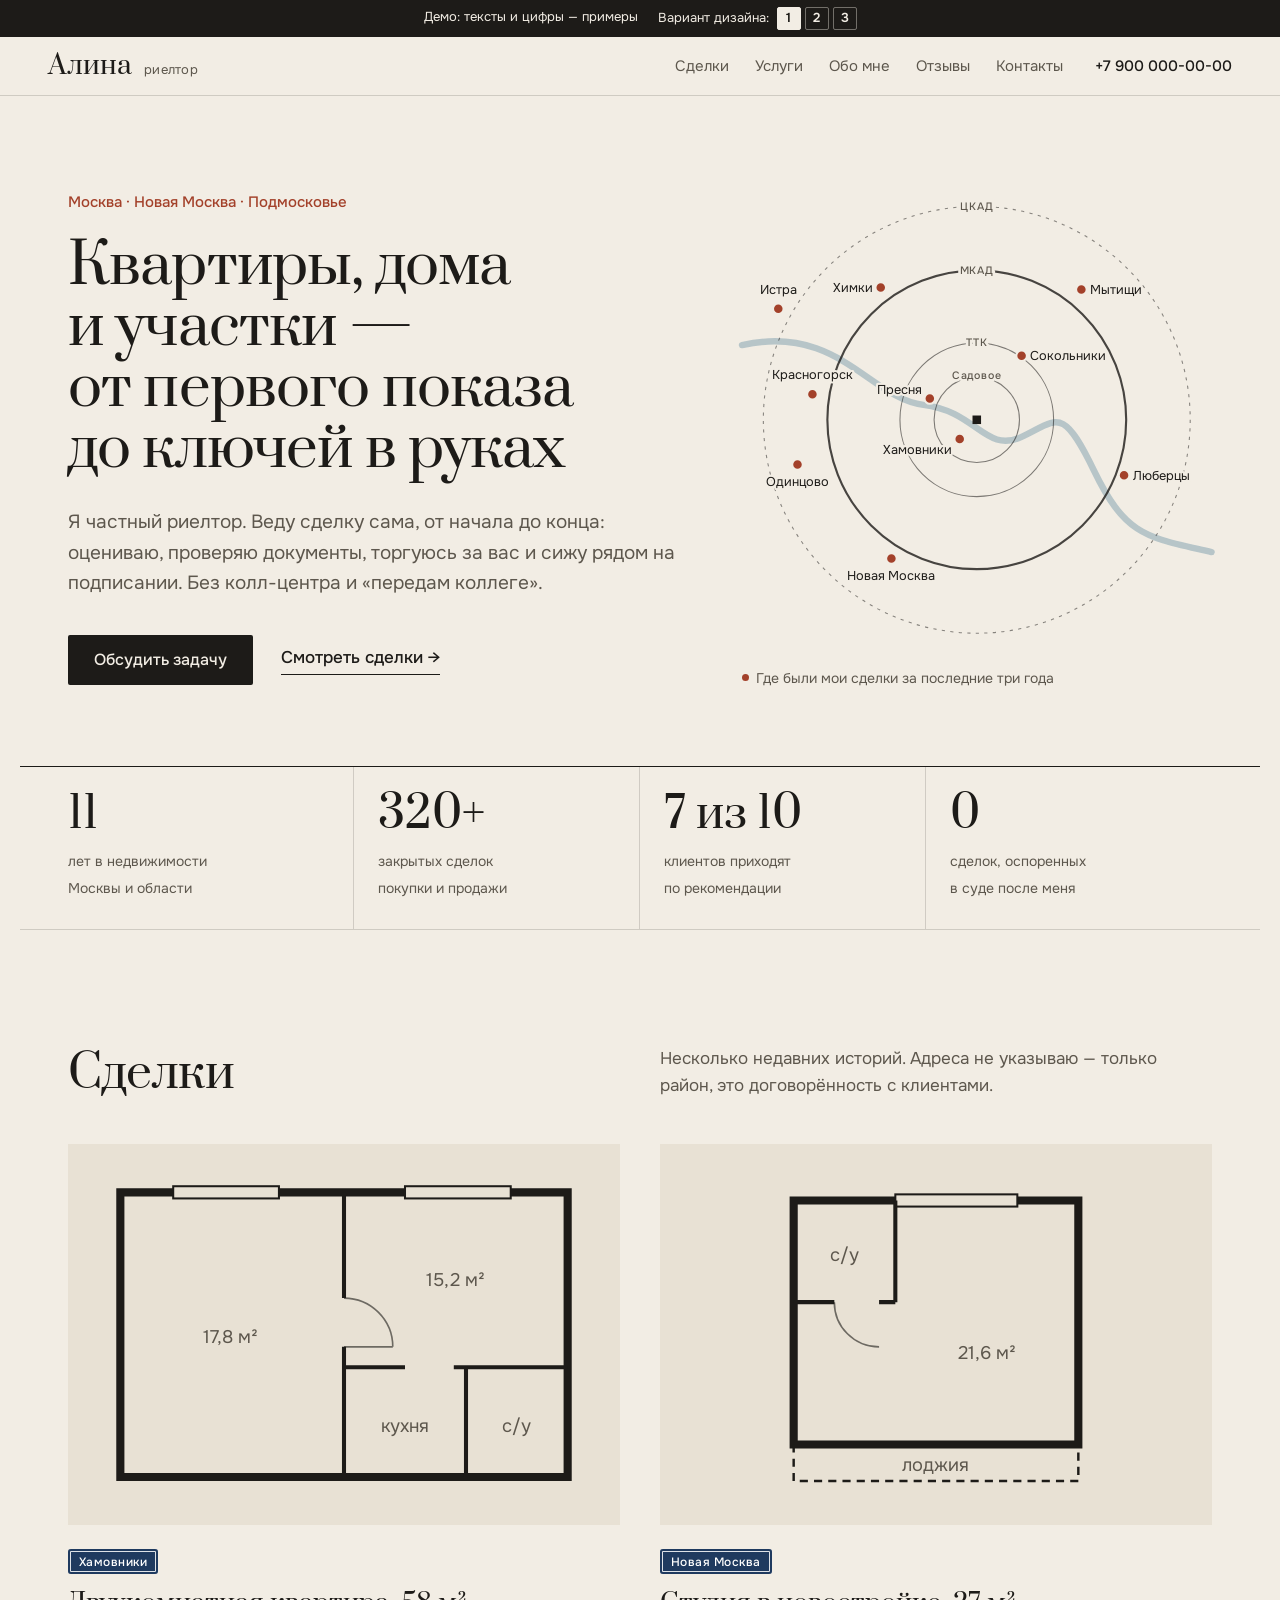
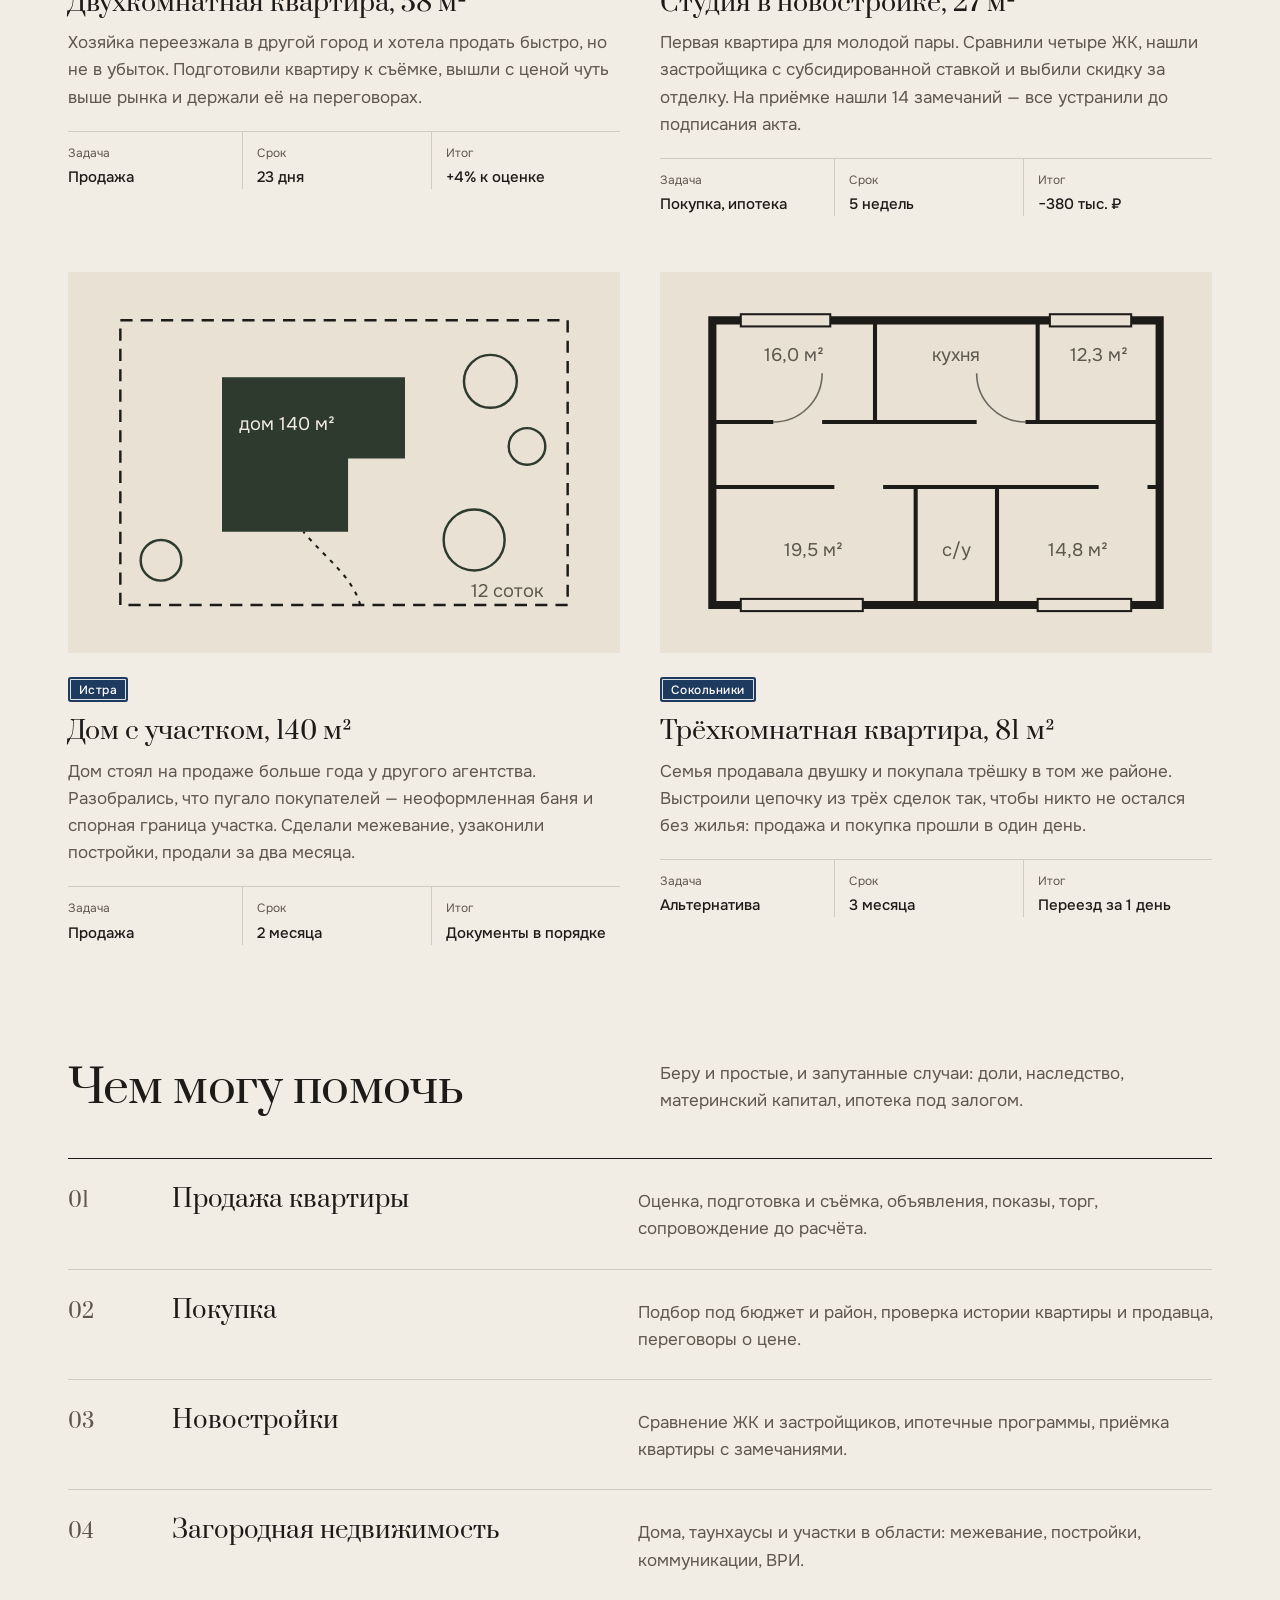
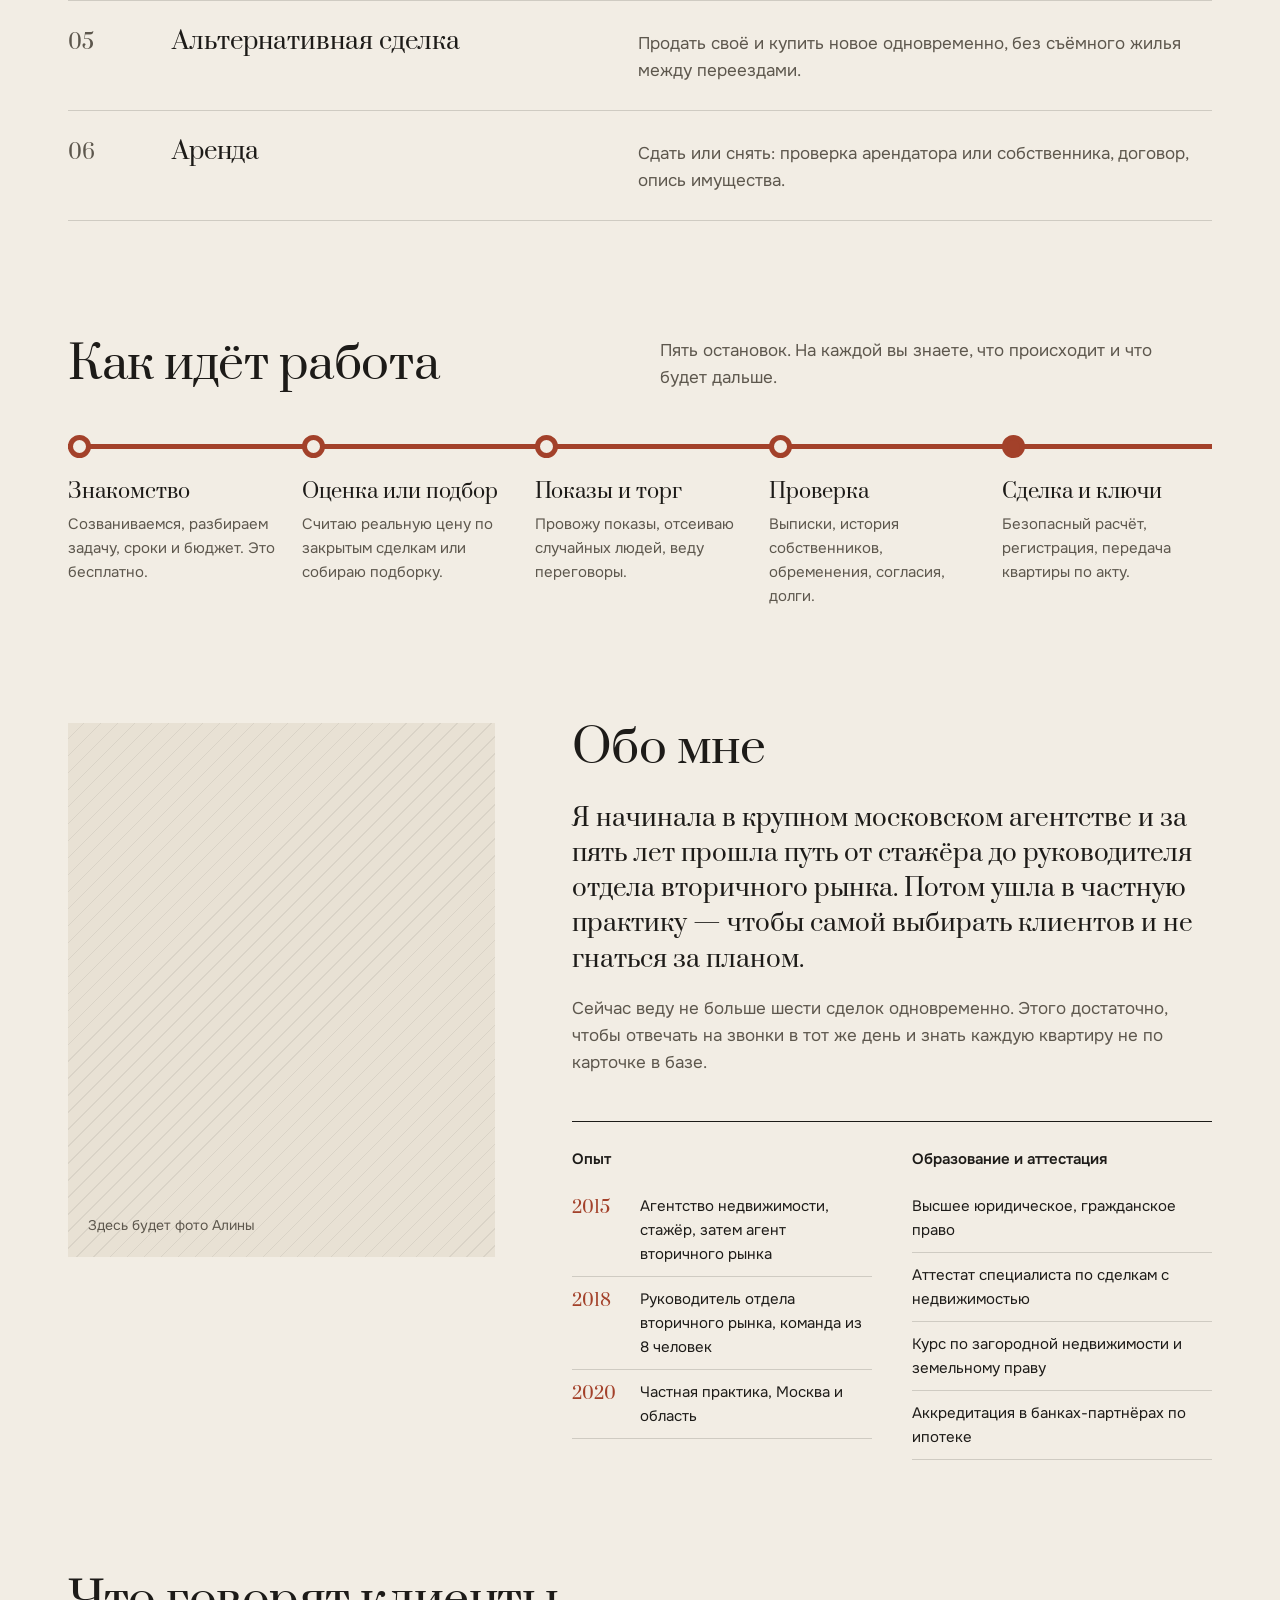
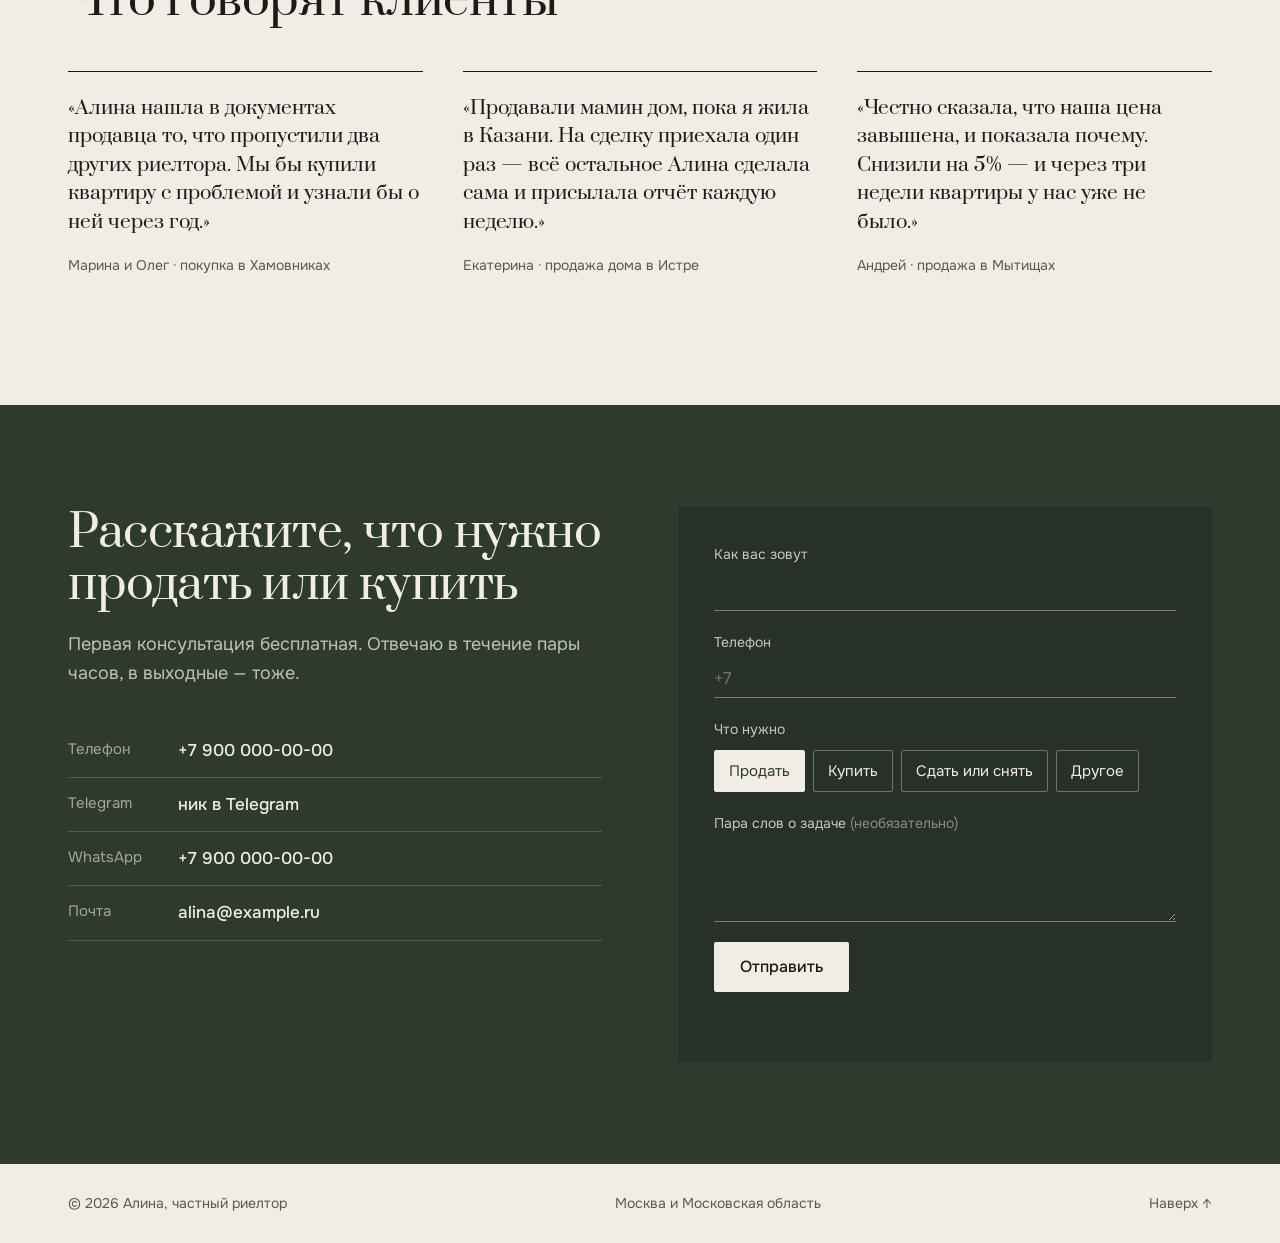
<file: index.html>
<!doctype html>
<html lang="ru">
<head>
<meta charset="utf-8">
<meta name="viewport" content="width=device-width, initial-scale=1">
<title>Алина — риелтор в Москве и Подмосковье</title>
<meta name="description" content="Частный риелтор Алина: покупка, продажа и аренда квартир, домов и участков в Москве и Московской области.">
<link rel="preconnect" href="https://fonts.googleapis.com">
<link rel="preconnect" href="https://fonts.gstatic.com" crossorigin>
<link href="https://fonts.googleapis.com/css2?family=Prata&family=Onest:wght@400;500;600&display=swap" rel="stylesheet">
<link rel="stylesheet" href="style.css">
</head>
<body>

<div class="demo-note">
  <span>Демо: тексты и цифры — примеры</span>
  <span class="switch">Вариант дизайна:
    <a class="is-on" href="index.html">1</a><a href="variant-2/index.html">2</a><a href="variant-3/index.html">3</a>
  </span>
</div>

<header class="top">
  <a class="mark" href="#top">Алина <span>риелтор</span></a>
  <nav class="nav" aria-label="Разделы">
    <a href="#deals">Сделки</a>
    <a href="#services">Услуги</a>
    <a href="#about">Обо мне</a>
    <a href="#reviews">Отзывы</a>
    <a href="#contact">Контакты</a>
  </nav>
  <a class="top-phone" href="tel:+79000000000">+7 900 000-00-00</a>
</header>

<main id="top">

  <!-- HERO -->
  <section class="hero wrap">
    <div class="hero-text">
      <p class="hero-where">Москва · Новая Москва · Подмосковье</p>
      <h1>Квартиры, дома и&nbsp;участки — от&nbsp;первого показа до&nbsp;ключей в&nbsp;руках</h1>
      <p class="lede">Я частный риелтор. Веду сделку сама, от начала до конца: оцениваю, проверяю документы, торгуюсь за вас и сижу рядом на подписании. Без колл-центра и «передам коллеге».</p>
      <div class="hero-actions">
        <a class="btn" href="#contact">Обсудить задачу</a>
        <a class="link-arrow" href="#deals">Смотреть сделки</a>
      </div>
    </div>

    <figure class="map">
      <svg viewBox="0 0 440 440" role="img" aria-labelledby="map-title">
        <title id="map-title">Схема районов Москвы и области, где проходили сделки</title>
        <path class="river" d="M0 150 C 90 130, 120 200, 170 206 S 228 252, 262 236 S 300 206, 330 268 S 380 330, 440 344"/>
        <circle class="ring ring-ckad" cx="220" cy="220" r="200"/>
        <circle class="ring ring-mkad" cx="220" cy="220" r="140"/>
        <circle class="ring" cx="220" cy="220" r="72"/>
        <circle class="ring" cx="220" cy="220" r="40"/>
        <rect class="center" x="216" y="216" width="8" height="8"/>

        <g class="ring-label">
          <text x="220" y="182">Садовое</text>
          <text x="220" y="151">ТТК</text>
          <text x="220" y="83">МКАД</text>
          <text x="220" y="23">ЦКАД</text>
        </g>

        <g class="spots">
          <circle cx="204" cy="238" r="5"/><text x="197" y="252" text-anchor="end">Хамовники</text>
          <circle cx="176" cy="200" r="5"/><text x="169" y="196" text-anchor="end">Пресня</text>
          <circle cx="262" cy="160" r="5"/><text x="270" y="164">Сокольники</text>
          <circle cx="130" cy="96" r="5"/><text x="123" y="100" text-anchor="end">Химки</text>
          <circle cx="318" cy="98" r="5"/><text x="326" y="102">Мытищи</text>
          <circle cx="66" cy="196" r="5"/><text x="66" y="182" text-anchor="middle">Красногорск</text>
          <circle cx="52" cy="262" r="5"/><text x="52" y="282" text-anchor="middle">Одинцово</text>
          <circle cx="140" cy="350" r="5"/><text x="140" y="370" text-anchor="middle">Новая Москва</text>
          <circle cx="34" cy="116" r="5"/><text x="34" y="102" text-anchor="middle">Истра</text>
          <circle cx="358" cy="272" r="5"/><text x="366" y="276">Люберцы</text>
        </g>
      </svg>
      <figcaption>Где были мои сделки за последние три года</figcaption>
    </figure>
  </section>

  <!-- LEDGER -->
  <section class="ledger wrap" aria-label="Коротко в цифрах">
    <div><b>11</b><span>лет в недвижимости<br>Москвы и области</span></div>
    <div><b>320+</b><span>закрытых сделок<br>покупки и продажи</span></div>
    <div><b>7 из 10</b><span>клиентов приходят<br>по рекомендации</span></div>
    <div><b>0</b><span>сделок, оспоренных<br>в суде после меня</span></div>
  </section>

  <!-- DEALS -->
  <section class="deals wrap" id="deals">
    <div class="section-head">
      <h2>Сделки</h2>
      <p>Несколько недавних историй. Адреса не указываю — только район, это договорённость с клиентами.</p>
    </div>

    <div class="cases">
      <article class="case">
        <div class="case-plan">
          <svg viewBox="0 0 240 160" width="240" height="160" aria-hidden="true">
            <path class="wall" d="M10 10 H230 V150 H10 Z"/>
            <rect class="win" x="36" y="7" width="52" height="6"/>
            <rect class="win" x="150" y="7" width="52" height="6"/>
            <path class="iwall" d="M120 10 V62 M120 86 V150 M120 96 H150 M174 96 H230 M180 96 V150"/>
            <path class="door" d="M120 62 A24 24 0 0 1 144 86 M120 86 H144"/>
            <text x="64" y="84">17,8 м²</text>
            <text x="175" y="56">15,2 м²</text>
            <text x="150" y="128">кухня</text>
            <text x="205" y="128">с/у</text>
          </svg>
        </div>
        <div class="case-body">
          <span class="plate">Хамовники</span>
          <h3>Двухкомнатная квартира, 58&nbsp;м²</h3>
          <p>Хозяйка переезжала в другой город и хотела продать быстро, но не в убыток. Подготовили квартиру к съёмке, вышли с ценой чуть выше рынка и держали её на переговорах.</p>
          <dl class="facts">
            <div><dt>Задача</dt><dd>Продажа</dd></div>
            <div><dt>Срок</dt><dd>23 дня</dd></div>
            <div><dt>Итог</dt><dd>+4% к оценке</dd></div>
          </dl>
        </div>
      </article>

      <article class="case">
        <div class="case-plan">
          <svg viewBox="0 0 240 160" width="240" height="160" aria-hidden="true">
            <path class="wall" d="M50 14 H190 V134 H50 Z"/>
            <rect class="win" x="100" y="11" width="60" height="6"/>
            <path class="iwall" d="M100 14 V64 M50 64 H70 M92 64 H100"/>
            <path class="door" d="M70 64 A22 22 0 0 0 92 86"/>
            <path class="balcony" d="M50 134 V152 H190 V134"/>
            <text x="145" y="92">21,6 м²</text>
            <text x="75" y="44">с/у</text>
            <text x="120" y="147">лоджия</text>
          </svg>
        </div>
        <div class="case-body">
          <span class="plate">Новая Москва</span>
          <h3>Студия в новостройке, 27&nbsp;м²</h3>
          <p>Первая квартира для молодой пары. Сравнили четыре ЖК, нашли застройщика с субсидированной ставкой и выбили скидку за отделку. На приёмке нашли 14 замечаний — все устранили до подписания акта.</p>
          <dl class="facts">
            <div><dt>Задача</dt><dd>Покупка, ипотека</dd></div>
            <div><dt>Срок</dt><dd>5 недель</dd></div>
            <div><dt>Итог</dt><dd>−380 тыс. ₽</dd></div>
          </dl>
        </div>
      </article>

      <article class="case">
        <div class="case-plan">
          <svg viewBox="0 0 240 160" width="240" height="160" aria-hidden="true">
            <path class="plot" d="M10 10 H230 V150 H10 Z"/>
            <path class="house" d="M60 38 H150 V78 H122 V114 H60 Z"/>
            <path class="path" d="M128 150 C 124 136, 112 128, 100 114"/>
            <circle class="tree" cx="192" cy="40" r="13"/>
            <circle class="tree" cx="210" cy="72" r="9"/>
            <circle class="tree" cx="184" cy="118" r="15"/>
            <circle class="tree" cx="30" cy="128" r="10"/>
            <text x="92" y="64" class="on-dark">дом 140 м²</text>
            <text x="200" y="146">12 соток</text>
          </svg>
        </div>
        <div class="case-body">
          <span class="plate">Истра</span>
          <h3>Дом с участком, 140&nbsp;м²</h3>
          <p>Дом стоял на продаже больше года у другого агентства. Разобрались, что пугало покупателей — неоформленная баня и спорная граница участка. Сделали межевание, узаконили постройки, продали за два месяца.</p>
          <dl class="facts">
            <div><dt>Задача</dt><dd>Продажа</dd></div>
            <div><dt>Срок</dt><dd>2 месяца</dd></div>
            <div><dt>Итог</dt><dd>Документы в порядке</dd></div>
          </dl>
        </div>
      </article>

      <article class="case">
        <div class="case-plan">
          <svg viewBox="0 0 240 160" width="240" height="160" aria-hidden="true">
            <path class="wall" d="M10 10 H230 V150 H10 Z"/>
            <rect class="win" x="24" y="7" width="44" height="6"/>
            <rect class="win" x="176" y="7" width="40" height="6"/>
            <rect class="win" x="24" y="147" width="60" height="6"/>
            <rect class="win" x="170" y="147" width="46" height="6"/>
            <path class="iwall" d="M10 60 H40 M64 60 H140 M164 60 H230 M90 10 V60 M170 10 V60 M10 92 H70 M94 92 H200 M224 92 H230 M110 92 V150 M150 92 V150"/>
            <path class="door" d="M40 60 A24 24 0 0 0 64 36 M164 60 A24 24 0 0 1 140 36"/>
            <text x="50" y="30">16,0 м²</text>
            <text x="130" y="30">кухня</text>
            <text x="200" y="30">12,3 м²</text>
            <text x="60" y="126">19,5 м²</text>
            <text x="130" y="126">с/у</text>
            <text x="190" y="126">14,8 м²</text>
          </svg>
        </div>
        <div class="case-body">
          <span class="plate">Сокольники</span>
          <h3>Трёхкомнатная квартира, 81&nbsp;м²</h3>
          <p>Семья продавала двушку и покупала трёшку в том же районе. Выстроили цепочку из трёх сделок так, чтобы никто не остался без жилья: продажа и покупка прошли в один день.</p>
          <dl class="facts">
            <div><dt>Задача</dt><dd>Альтернатива</dd></div>
            <div><dt>Срок</dt><dd>3 месяца</dd></div>
            <div><dt>Итог</dt><dd>Переезд за 1 день</dd></div>
          </dl>
        </div>
      </article>
    </div>
  </section>

  <!-- SERVICES -->
  <section class="services wrap" id="services">
    <div class="section-head">
      <h2>Чем могу помочь</h2>
      <p>Беру и простые, и запутанные случаи: доли, наследство, материнский капитал, ипотека под залогом.</p>
    </div>
    <ol class="svc">
      <li>
        <span class="svc-n">01</span>
        <h3>Продажа квартиры</h3>
        <p>Оценка, подготовка и съёмка, объявления, показы, торг, сопровождение до расчёта.</p>
      </li>
      <li>
        <span class="svc-n">02</span>
        <h3>Покупка</h3>
        <p>Подбор под бюджет и район, проверка истории квартиры и продавца, переговоры о цене.</p>
      </li>
      <li>
        <span class="svc-n">03</span>
        <h3>Новостройки</h3>
        <p>Сравнение ЖК и застройщиков, ипотечные программы, приёмка квартиры с замечаниями.</p>
      </li>
      <li>
        <span class="svc-n">04</span>
        <h3>Загородная недвижимость</h3>
        <p>Дома, таунхаусы и участки в области: межевание, постройки, коммуникации, ВРИ.</p>
      </li>
      <li>
        <span class="svc-n">05</span>
        <h3>Альтернативная сделка</h3>
        <p>Продать своё и купить новое одновременно, без съёмного жилья между переездами.</p>
      </li>
      <li>
        <span class="svc-n">06</span>
        <h3>Аренда</h3>
        <p>Сдать или снять: проверка арендатора или собственника, договор, опись имущества.</p>
      </li>
    </ol>
  </section>

  <!-- PROCESS -->
  <section class="process wrap">
    <div class="section-head">
      <h2>Как идёт работа</h2>
      <p>Пять остановок. На каждой вы знаете, что происходит и что будет дальше.</p>
    </div>
    <ol class="line">
      <li><span class="stop"></span><h3>Знакомство</h3><p>Созваниваемся, разбираем задачу, сроки и бюджет. Это бесплатно.</p></li>
      <li><span class="stop"></span><h3>Оценка или подбор</h3><p>Считаю реальную цену по закрытым сделкам или собираю подборку.</p></li>
      <li><span class="stop"></span><h3>Показы и торг</h3><p>Провожу показы, отсеиваю случайных людей, веду переговоры.</p></li>
      <li><span class="stop"></span><h3>Проверка</h3><p>Выписки, история собственников, обременения, согласия, долги.</p></li>
      <li><span class="stop"></span><h3>Сделка и ключи</h3><p>Безопасный расчёт, регистрация, передача квартиры по акту.</p></li>
    </ol>
  </section>

  <!-- ABOUT / RESUME -->
  <section class="about wrap" id="about">
    <figure class="photo">
      <div class="photo-ph"><span>Здесь будет фото Алины</span></div>
    </figure>
    <div class="about-text">
      <h2>Обо мне</h2>
      <p class="about-lede">Я начинала в крупном московском агентстве и за пять лет прошла путь от стажёра до руководителя отдела вторичного рынка. Потом ушла в частную практику — чтобы самой выбирать клиентов и не гнаться за планом.</p>
      <p>Сейчас веду не больше шести сделок одновременно. Этого достаточно, чтобы отвечать на звонки в тот же день и знать каждую квартиру не по карточке в базе.</p>

      <div class="cv">
        <div>
          <h3>Опыт</h3>
          <dl class="timeline">
            <div><dt>2015</dt><dd>Агентство недвижимости, стажёр, затем агент вторичного рынка</dd></div>
            <div><dt>2018</dt><dd>Руководитель отдела вторичного рынка, команда из 8 человек</dd></div>
            <div><dt>2020</dt><dd>Частная практика, Москва и область</dd></div>
          </dl>
        </div>
        <div>
          <h3>Образование и аттестация</h3>
          <ul class="creds">
            <li>Высшее юридическое, гражданское право</li>
            <li>Аттестат специалиста по сделкам с недвижимостью</li>
            <li>Курс по загородной недвижимости и земельному праву</li>
            <li>Аккредитация в банках-партнёрах по ипотеке</li>
          </ul>
        </div>
      </div>
    </div>
  </section>

  <!-- REVIEWS -->
  <section class="reviews wrap" id="reviews">
    <div class="section-head">
      <h2>Что говорят клиенты</h2>
    </div>
    <div class="quotes">
      <blockquote>
        <p>Алина нашла в документах продавца то, что пропустили два других риелтора. Мы бы купили квартиру с проблемой и узнали бы о ней через год.</p>
        <footer>Марина и Олег · покупка в Хамовниках</footer>
      </blockquote>
      <blockquote>
        <p>Продавали мамин дом, пока я жила в Казани. На сделку приехала один раз — всё остальное Алина сделала сама и присылала отчёт каждую неделю.</p>
        <footer>Екатерина · продажа дома в Истре</footer>
      </blockquote>
      <blockquote>
        <p>Честно сказала, что наша цена завышена, и показала почему. Снизили на 5% — и через три недели квартиры у нас уже не было.</p>
        <footer>Андрей · продажа в Мытищах</footer>
      </blockquote>
    </div>
  </section>

  <!-- CONTACT -->
  <section class="contact" id="contact">
    <div class="wrap contact-in">
      <div class="contact-text">
        <h2>Расскажите, что нужно продать или купить</h2>
        <p>Первая консультация бесплатная. Отвечаю в течение пары часов, в выходные — тоже.</p>
        <ul class="channels">
          <li><span>Телефон</span><a href="tel:+79000000000">+7 900 000-00-00</a></li>
          <li><span>Telegram</span><a href="#">ник в Telegram</a></li>
          <li><span>WhatsApp</span><a href="#">+7 900 000-00-00</a></li>
          <li><span>Почта</span><a href="#">alina@example.ru</a></li>
        </ul>
      </div>

      <form class="form" id="lead-form">
        <label>Как вас зовут
          <input type="text" name="name" autocomplete="name" required>
        </label>
        <label>Телефон
          <input type="tel" name="phone" autocomplete="tel" placeholder="+7" required>
        </label>
        <fieldset>
          <legend>Что нужно</legend>
          <div class="chips">
            <label><input type="radio" name="task" value="sell" checked><span>Продать</span></label>
            <label><input type="radio" name="task" value="buy"><span>Купить</span></label>
            <label><input type="radio" name="task" value="rent"><span>Сдать или снять</span></label>
            <label><input type="radio" name="task" value="other"><span>Другое</span></label>
          </div>
        </fieldset>
        <label><span>Пара слов о задаче <i>(необязательно)</i></span>
          <textarea name="note" rows="3"></textarea>
        </label>
        <button class="btn btn-light" type="submit">Отправить</button>
        <p class="form-msg" id="form-msg" role="status"></p>
      </form>
    </div>
  </section>

</main>

<footer class="foot wrap">
  <span>© <span id="year">2026</span> Алина, частный риелтор</span>
  <span>Москва и Московская область</span>
  <a href="#top">Наверх ↑</a>
</footer>

<script>
  document.getElementById('year').textContent = new Date().getFullYear();
  document.getElementById('lead-form').addEventListener('submit', function (e) {
    e.preventDefault();
    document.getElementById('form-msg').textContent =
      'Это демо: форма пока никуда не отправляет. Подключим к Telegram или почте.';
  });
</script>
</body>
</html>
</file>
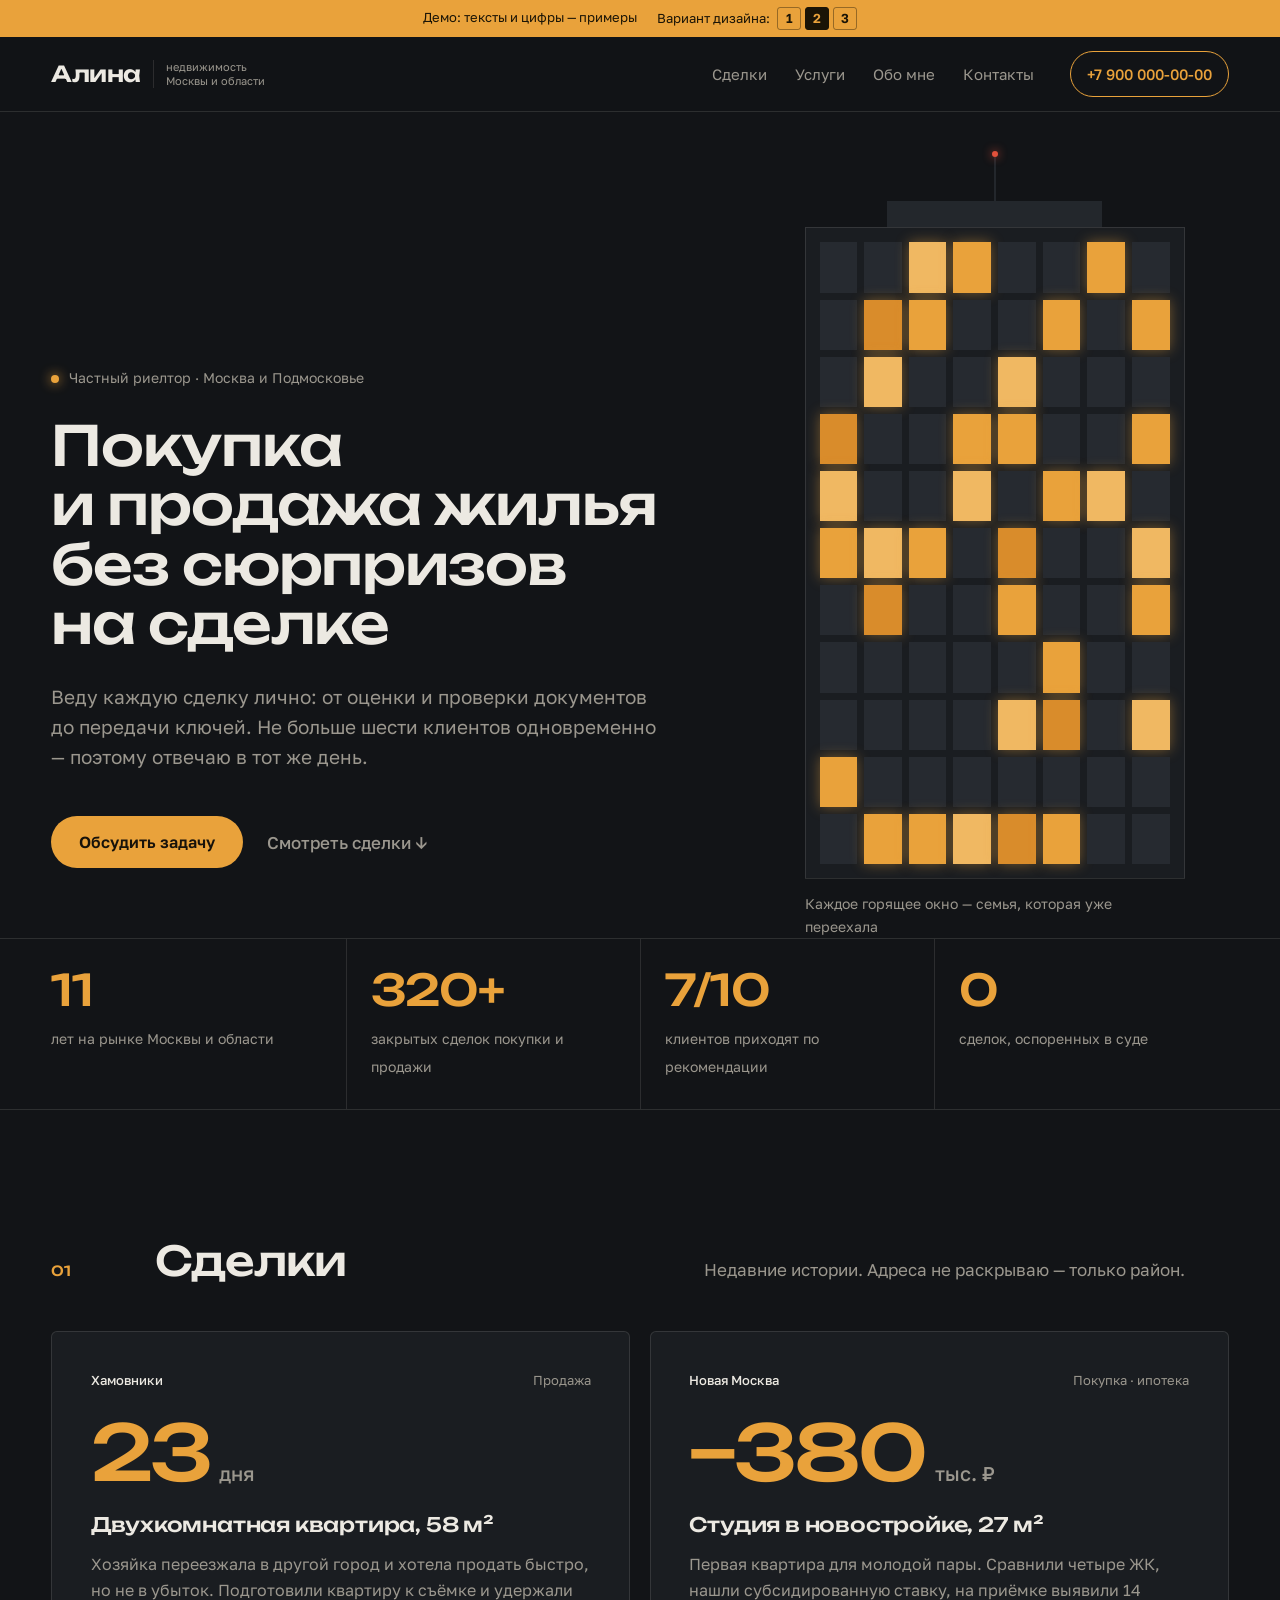
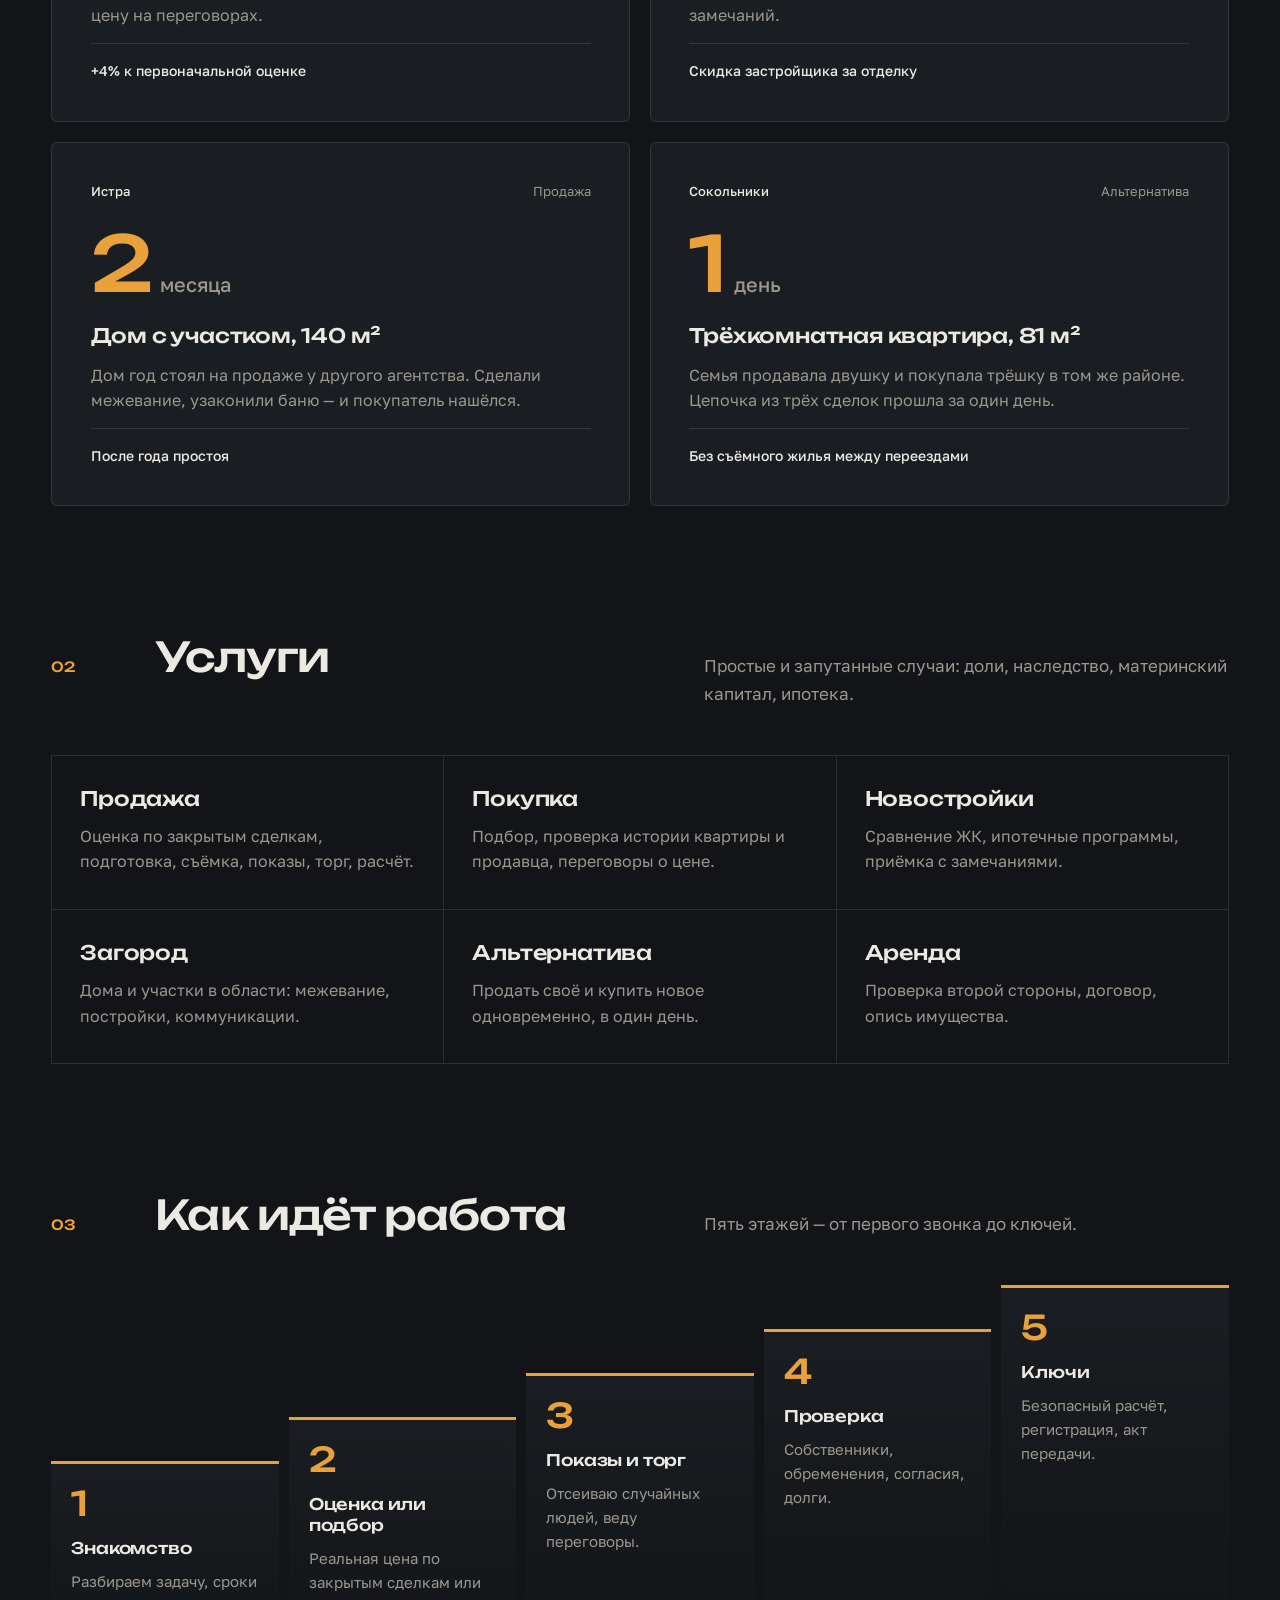
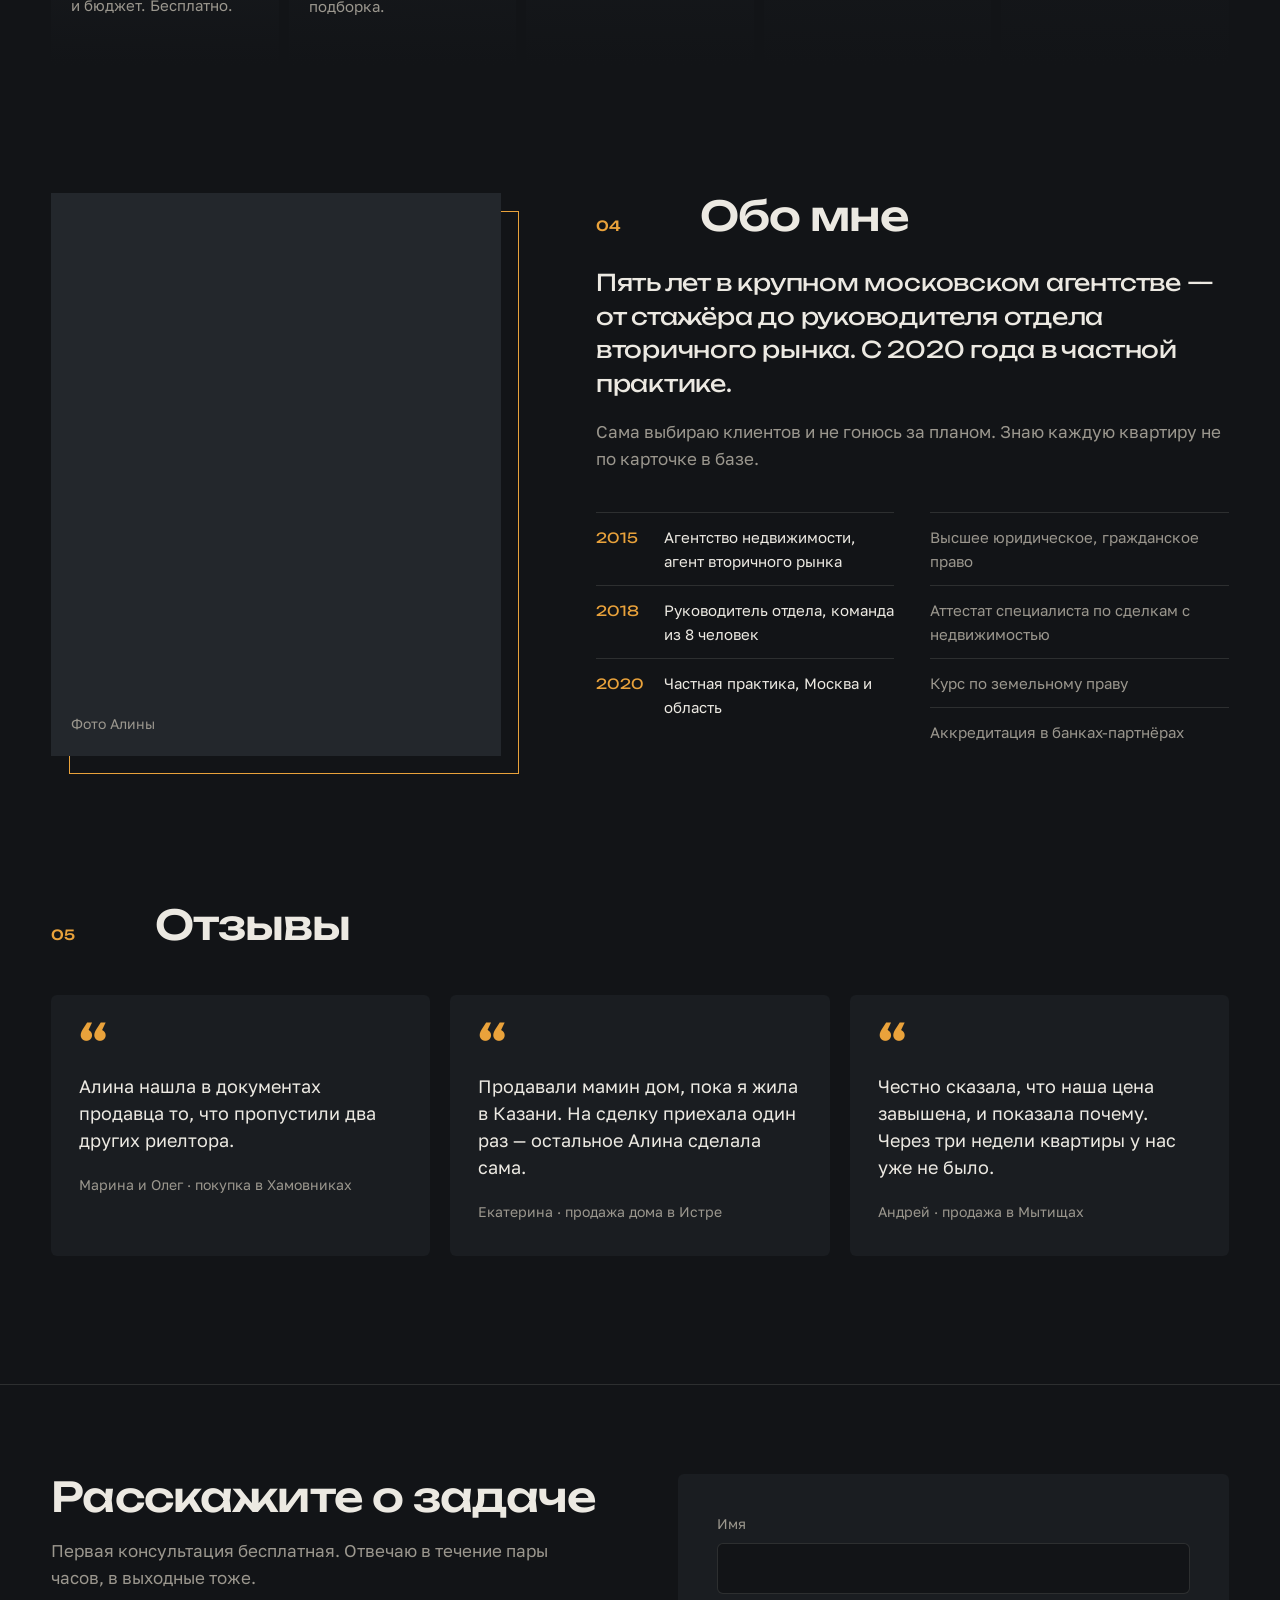
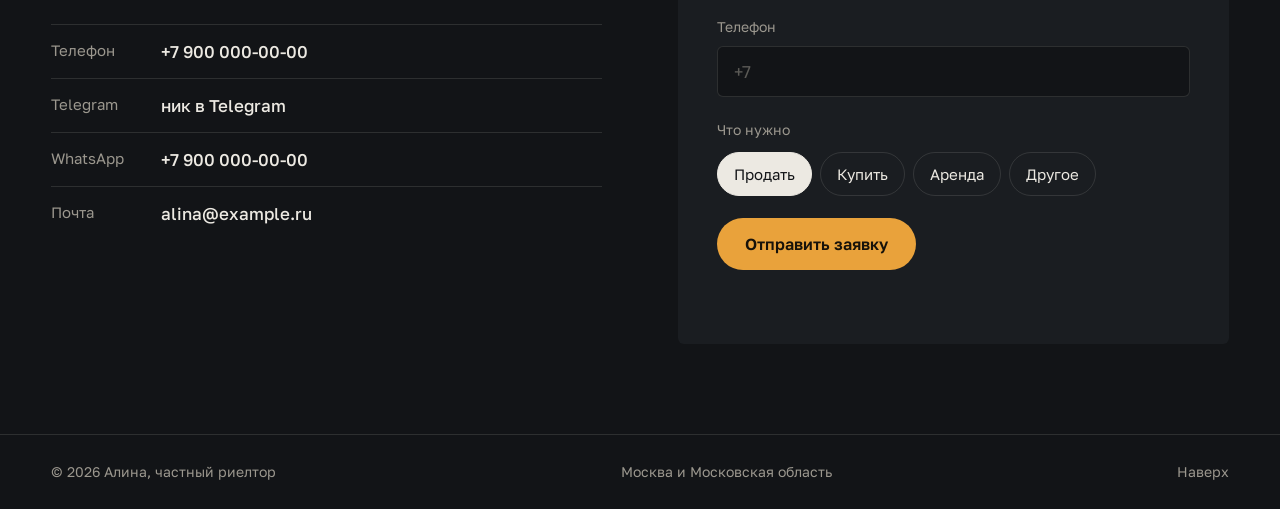
<file: variant-2/index.html>
<!doctype html>
<html lang="ru">
<head>
<meta charset="utf-8">
<meta name="viewport" content="width=device-width, initial-scale=1">
<title>Алина — риелтор в Москве и Подмосковье</title>
<meta name="description" content="Частный риелтор Алина: покупка, продажа и аренда квартир, домов и участков в Москве и Московской области.">
<link rel="preconnect" href="https://fonts.googleapis.com">
<link rel="preconnect" href="https://fonts.gstatic.com" crossorigin>
<link href="https://fonts.googleapis.com/css2?family=Unbounded:wght@400;500;600&family=Golos+Text:wght@400;500;600&display=swap" rel="stylesheet">
<link rel="stylesheet" href="style.css">
</head>
<body>

<div class="demo-note">
  <span>Демо: тексты и цифры — примеры</span>
  <span class="switch">Вариант дизайна:
    <a href="../index.html">1</a><a class="is-on" href="index.html">2</a><a href="../variant-3/index.html">3</a>
  </span>
</div>

<header class="top">
  <a class="mark" href="#top"><b>Алина</b><span>недвижимость<br>Москвы и области</span></a>
  <nav class="nav" aria-label="Разделы">
    <a href="#deals">Сделки</a>
    <a href="#services">Услуги</a>
    <a href="#about">Обо мне</a>
    <a href="#contact">Контакты</a>
  </nav>
  <a class="call" href="tel:+79000000000">+7 900 000-00-00</a>
</header>

<main id="top">

  <section class="hero wrap">
    <div class="hero-text">
      <p class="eyebrow"><i></i>Частный риелтор · Москва и Подмосковье</p>
      <h1>Покупка и&nbsp;продажа жилья без&nbsp;сюрпризов на&nbsp;сделке</h1>
      <p class="lede">Веду каждую сделку лично: от оценки и проверки документов до передачи ключей. Не больше шести клиентов одновременно — поэтому отвечаю в тот же день.</p>
      <div class="actions">
        <a class="btn" href="#contact">Обсудить задачу</a>
        <a class="ghost" href="#deals">Смотреть сделки</a>
      </div>
    </div>

    <figure class="tower">
      <div class="crown" aria-hidden="true"></div>
      <div class="facade" id="facade" aria-hidden="true"></div>
      <figcaption>Каждое горящее окно — семья, которая уже переехала</figcaption>
    </figure>
  </section>

  <section class="stats wrap" aria-label="Коротко в цифрах">
    <div><b>11</b><span>лет на рынке Москвы и области</span></div>
    <div><b>320+</b><span>закрытых сделок покупки и продажи</span></div>
    <div><b>7/10</b><span>клиентов приходят по рекомендации</span></div>
    <div><b>0</b><span>сделок, оспоренных в суде</span></div>
  </section>

  <section class="block wrap" id="deals">
    <header class="head">
      <span class="idx">01</span>
      <h2>Сделки</h2>
      <p>Недавние истории. Адреса не раскрываю — только район.</p>
    </header>
    <div class="deal-grid">
      <article class="deal">
        <div class="deal-top"><span>Хамовники</span><span>Продажа</span></div>
        <p class="metric">23<small>дня</small></p>
        <h3>Двухкомнатная квартира, 58&nbsp;м²</h3>
        <p>Хозяйка переезжала в другой город и хотела продать быстро, но не в убыток. Подготовили квартиру к съёмке и удержали цену на переговорах.</p>
        <p class="result">+4% к первоначальной оценке</p>
      </article>
      <article class="deal">
        <div class="deal-top"><span>Новая Москва</span><span>Покупка · ипотека</span></div>
        <p class="metric">−380<small>тыс. ₽</small></p>
        <h3>Студия в новостройке, 27&nbsp;м²</h3>
        <p>Первая квартира для молодой пары. Сравнили четыре ЖК, нашли субсидированную ставку, на приёмке выявили 14 замечаний.</p>
        <p class="result">Скидка застройщика за отделку</p>
      </article>
      <article class="deal">
        <div class="deal-top"><span>Истра</span><span>Продажа</span></div>
        <p class="metric">2<small>месяца</small></p>
        <h3>Дом с участком, 140&nbsp;м²</h3>
        <p>Дом год стоял на продаже у другого агентства. Сделали межевание, узаконили баню — и покупатель нашёлся.</p>
        <p class="result">После года простоя</p>
      </article>
      <article class="deal">
        <div class="deal-top"><span>Сокольники</span><span>Альтернатива</span></div>
        <p class="metric">1<small>день</small></p>
        <h3>Трёхкомнатная квартира, 81&nbsp;м²</h3>
        <p>Семья продавала двушку и покупала трёшку в том же районе. Цепочка из трёх сделок прошла за один день.</p>
        <p class="result">Без съёмного жилья между переездами</p>
      </article>
    </div>
  </section>

  <section class="block wrap" id="services">
    <header class="head">
      <span class="idx">02</span>
      <h2>Услуги</h2>
      <p>Простые и запутанные случаи: доли, наследство, материнский капитал, ипотека.</p>
    </header>
    <ul class="svc">
      <li><h3>Продажа</h3><p>Оценка по закрытым сделкам, подготовка, съёмка, показы, торг, расчёт.</p></li>
      <li><h3>Покупка</h3><p>Подбор, проверка истории квартиры и продавца, переговоры о цене.</p></li>
      <li><h3>Новостройки</h3><p>Сравнение ЖК, ипотечные программы, приёмка с замечаниями.</p></li>
      <li><h3>Загород</h3><p>Дома и участки в области: межевание, постройки, коммуникации.</p></li>
      <li><h3>Альтернатива</h3><p>Продать своё и купить новое одновременно, в один день.</p></li>
      <li><h3>Аренда</h3><p>Проверка второй стороны, договор, опись имущества.</p></li>
    </ul>
  </section>

  <section class="block wrap">
    <header class="head">
      <span class="idx">03</span>
      <h2>Как идёт работа</h2>
      <p>Пять этажей — от первого звонка до ключей.</p>
    </header>
    <ol class="stairs">
      <li style="--n:0"><span>1</span><h3>Знакомство</h3><p>Разбираем задачу, сроки и бюджет. Бесплатно.</p></li>
      <li style="--n:1"><span>2</span><h3>Оценка или подбор</h3><p>Реальная цена по закрытым сделкам или подборка.</p></li>
      <li style="--n:2"><span>3</span><h3>Показы и торг</h3><p>Отсеиваю случайных людей, веду переговоры.</p></li>
      <li style="--n:3"><span>4</span><h3>Проверка</h3><p>Собственники, обременения, согласия, долги.</p></li>
      <li style="--n:4"><span>5</span><h3>Ключи</h3><p>Безопасный расчёт, регистрация, акт передачи.</p></li>
    </ol>
  </section>

  <section class="block about wrap" id="about">
    <div class="photo"><div class="ph"><span>Фото Алины</span></div></div>
    <div class="about-text">
      <header class="head head-tight"><span class="idx">04</span><h2>Обо мне</h2></header>
      <p class="about-lede">Пять лет в крупном московском агентстве — от стажёра до руководителя отдела вторичного рынка. С 2020 года в частной практике.</p>
      <p>Сама выбираю клиентов и не гонюсь за планом. Знаю каждую квартиру не по карточке в базе.</p>
      <div class="cv">
        <dl>
          <div><dt>2015</dt><dd>Агентство недвижимости, агент вторичного рынка</dd></div>
          <div><dt>2018</dt><dd>Руководитель отдела, команда из 8 человек</dd></div>
          <div><dt>2020</dt><dd>Частная практика, Москва и область</dd></div>
        </dl>
        <ul>
          <li>Высшее юридическое, гражданское право</li>
          <li>Аттестат специалиста по сделкам с недвижимостью</li>
          <li>Курс по земельному праву</li>
          <li>Аккредитация в банках-партнёрах</li>
        </ul>
      </div>
    </div>
  </section>

  <section class="block wrap">
    <header class="head">
      <span class="idx">05</span>
      <h2>Отзывы</h2>
    </header>
    <div class="quotes">
      <blockquote><p>Алина нашла в документах продавца то, что пропустили два других риелтора.</p><footer>Марина и Олег · покупка в Хамовниках</footer></blockquote>
      <blockquote><p>Продавали мамин дом, пока я жила в Казани. На сделку приехала один раз — остальное Алина сделала сама.</p><footer>Екатерина · продажа дома в Истре</footer></blockquote>
      <blockquote><p>Честно сказала, что наша цена завышена, и показала почему. Через три недели квартиры у нас уже не было.</p><footer>Андрей · продажа в Мытищах</footer></blockquote>
    </div>
  </section>

  <section class="contact wrap" id="contact">
    <div class="contact-text">
      <h2>Расскажите о&nbsp;задаче</h2>
      <p>Первая консультация бесплатная. Отвечаю в течение пары часов, в выходные тоже.</p>
      <ul class="channels">
        <li><span>Телефон</span><a href="tel:+79000000000">+7 900 000-00-00</a></li>
        <li><span>Telegram</span><a href="#">ник в Telegram</a></li>
        <li><span>WhatsApp</span><a href="#">+7 900 000-00-00</a></li>
        <li><span>Почта</span><a href="#">alina@example.ru</a></li>
      </ul>
    </div>
    <form class="form" id="lead-form">
      <label><span>Имя</span><input type="text" name="name" autocomplete="name" required></label>
      <label><span>Телефон</span><input type="tel" name="phone" autocomplete="tel" placeholder="+7" required></label>
      <fieldset>
        <legend>Что нужно</legend>
        <div class="chips">
          <label><input type="radio" name="task" value="sell" checked><span>Продать</span></label>
          <label><input type="radio" name="task" value="buy"><span>Купить</span></label>
          <label><input type="radio" name="task" value="rent"><span>Аренда</span></label>
          <label><input type="radio" name="task" value="other"><span>Другое</span></label>
        </div>
      </fieldset>
      <button class="btn" type="submit">Отправить заявку</button>
      <p class="form-msg" id="form-msg" role="status"></p>
    </form>
  </section>

</main>

<footer class="foot wrap">
  <span>© <span id="year">2026</span> Алина, частный риелтор</span>
  <span>Москва и Московская область</span>
  <a href="#top">Наверх</a>
</footer>

<script>
  document.getElementById('year').textContent = new Date().getFullYear();
  document.getElementById('lead-form').addEventListener('submit', function (e) {
    e.preventDefault();
    document.getElementById('form-msg').textContent = 'Это демо: форма пока никуда не отправляет.';
  });

  // Фасад дома: окна загораются по одному
  (function () {
    var facade = document.getElementById('facade');
    var cols = 8, rows = 11, seed = 7;
    var calm = window.matchMedia('(prefers-reduced-motion: reduce)').matches;
    function rnd() { seed = (seed * 9301 + 49297) % 233280; return seed / 233280; }
    var lit = [];
    for (var i = 0; i < cols * rows; i++) {
      var w = document.createElement('span');
      facade.appendChild(w);
      if (rnd() < 0.42) lit.push(w);
    }
    lit.sort(function () { return rnd() - 0.5; });
    lit.forEach(function (w, k) {
      if (calm) { w.className = 'on'; return; }
      setTimeout(function () { w.className = 'on'; }, 300 + k * 45);
    });
  })();
</script>
</body>
</html>
</file>
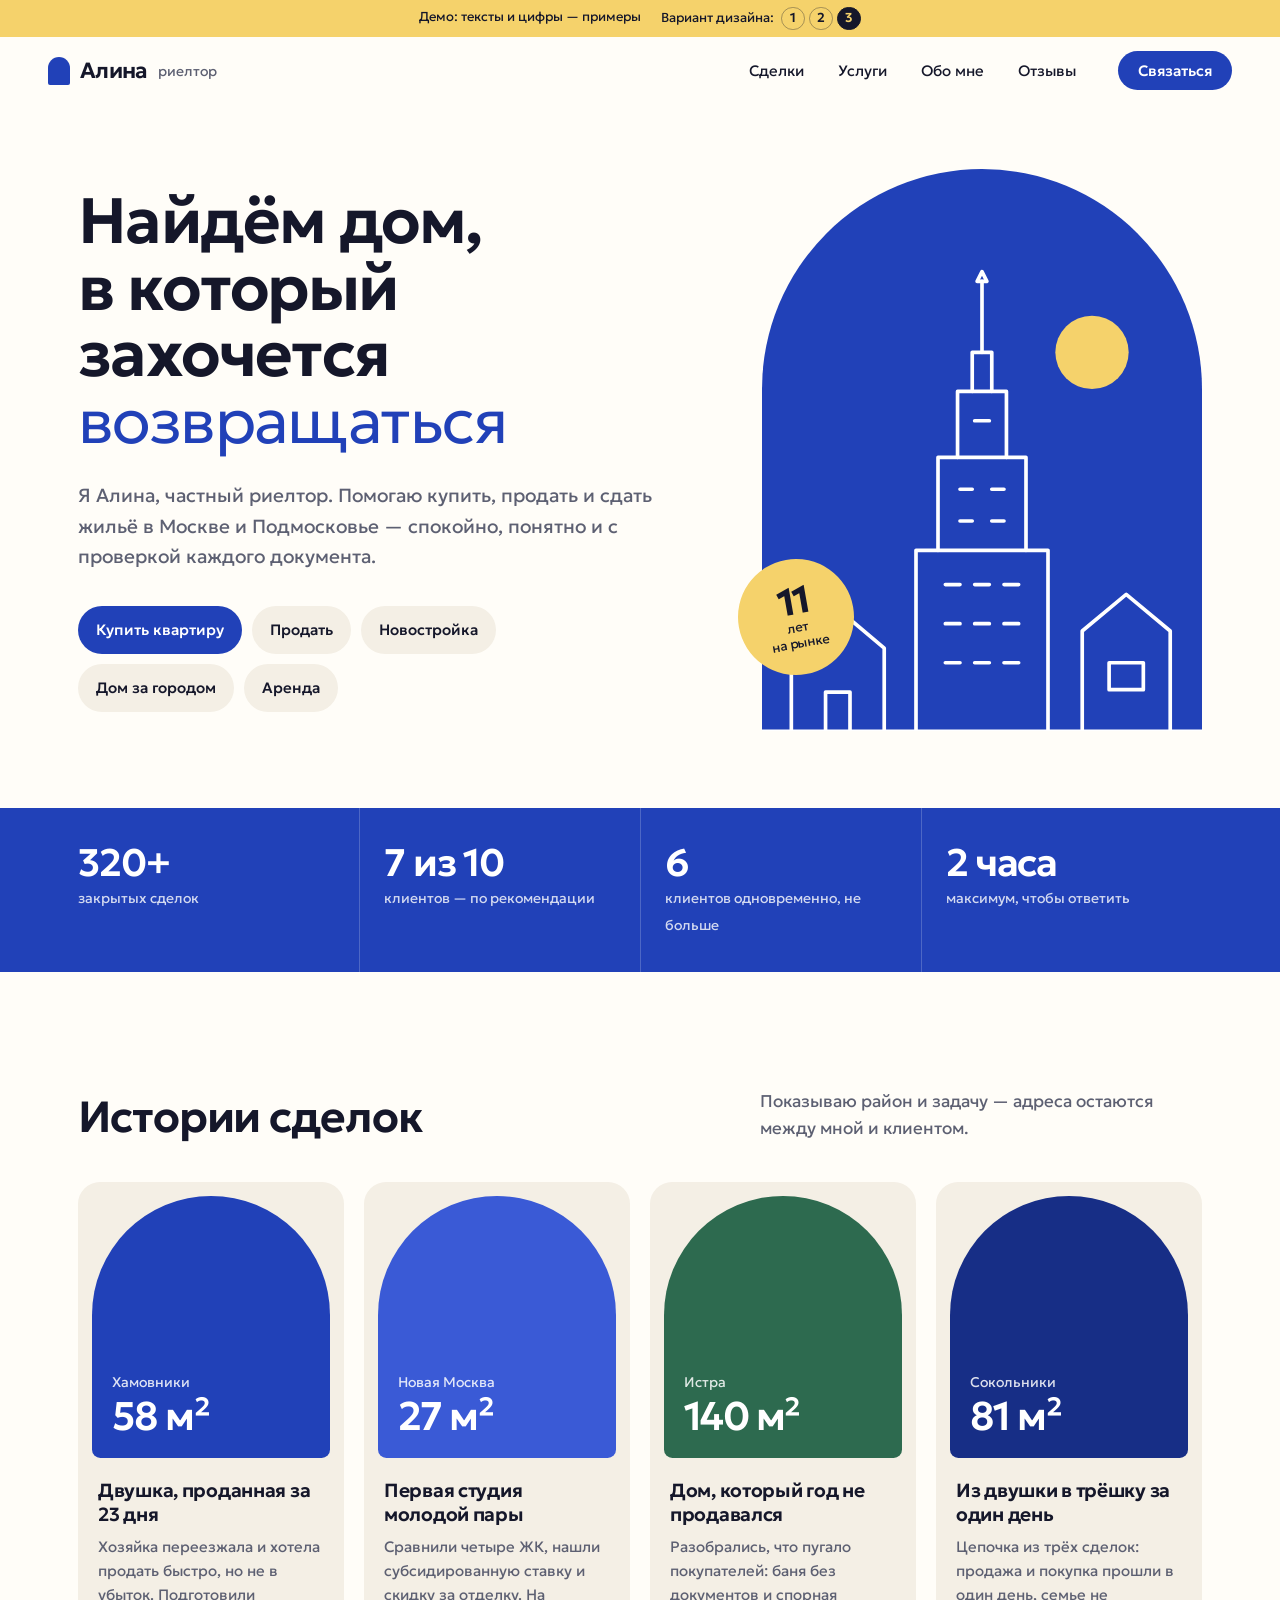
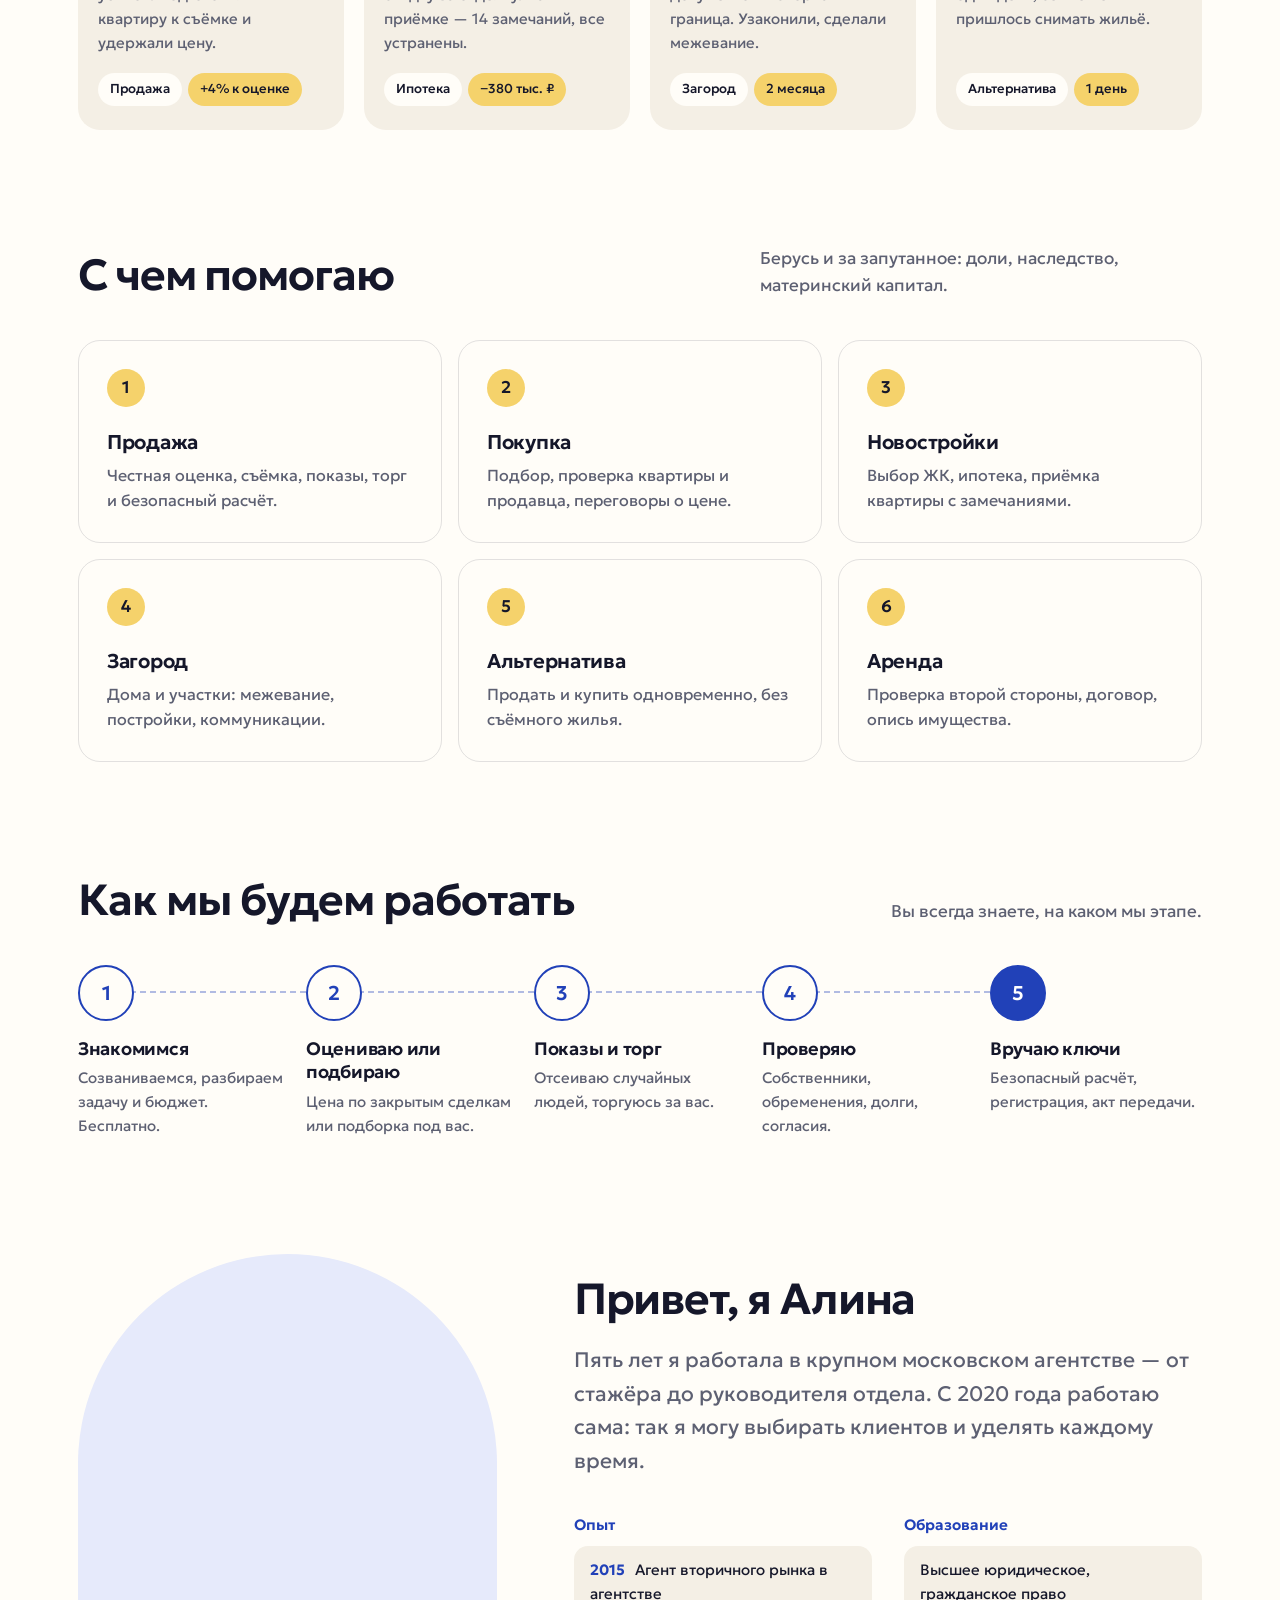
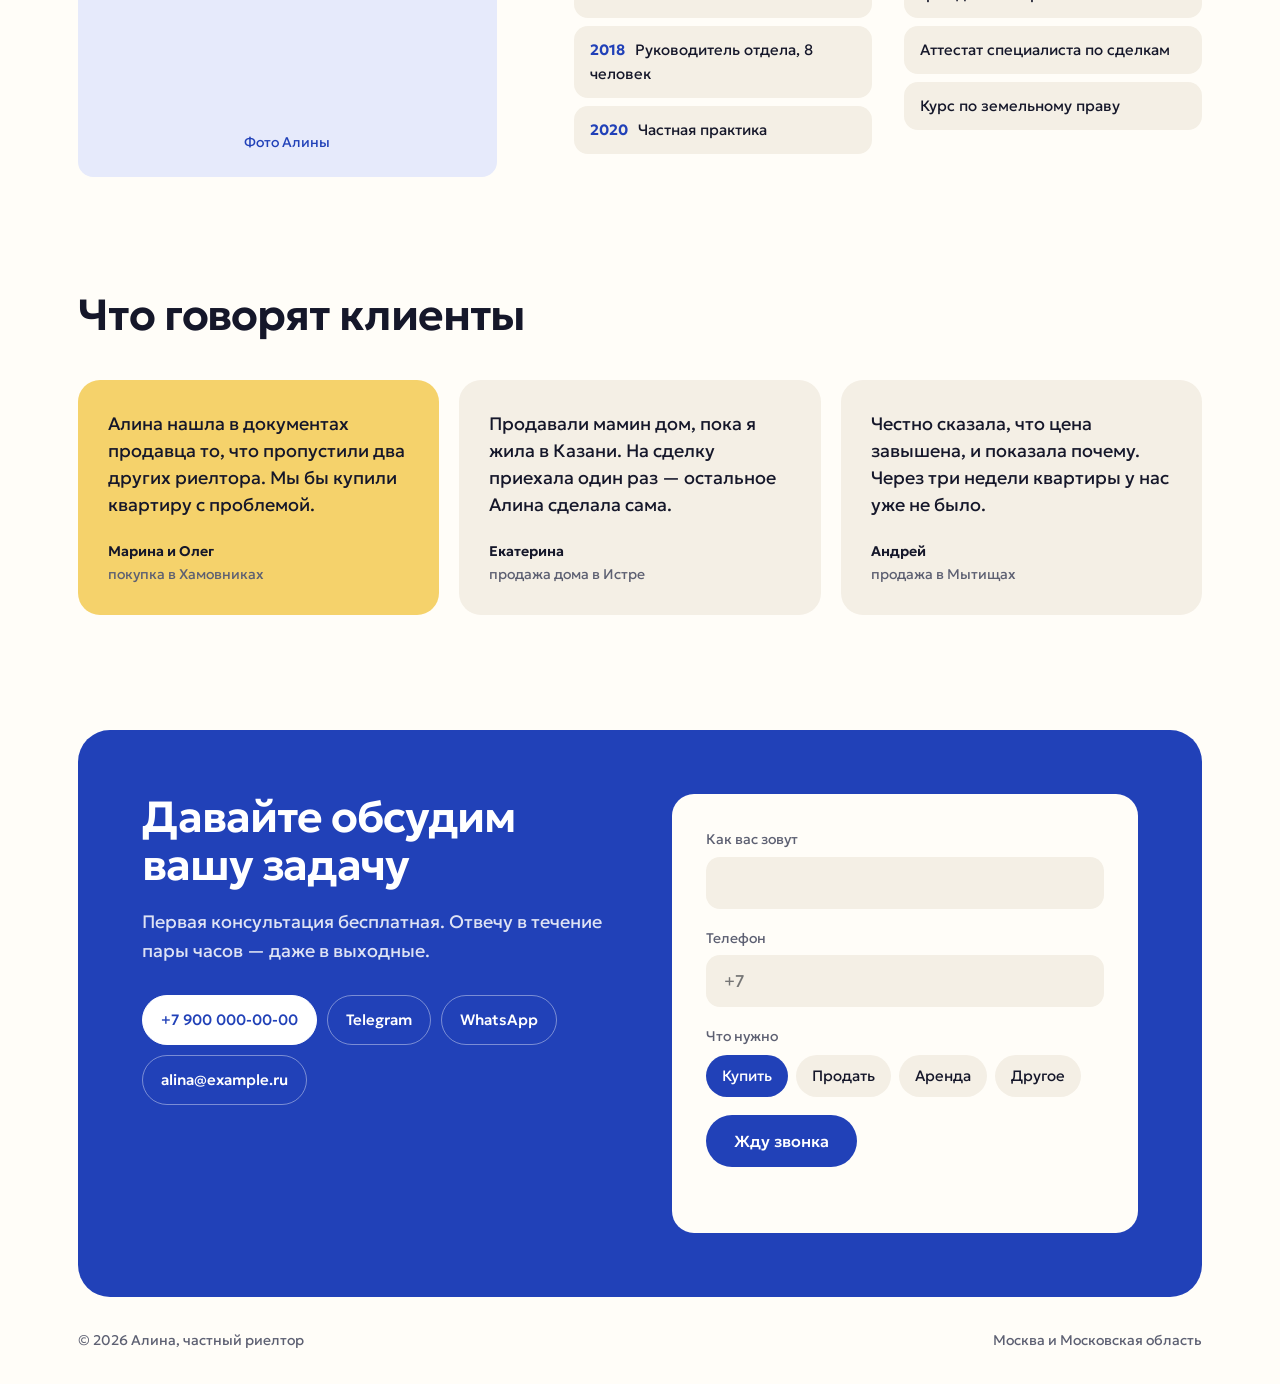
<file: variant-3/index.html>
<!doctype html>
<html lang="ru">
<head>
<meta charset="utf-8">
<meta name="viewport" content="width=device-width, initial-scale=1">
<title>Алина — риелтор в Москве и Подмосковье</title>
<meta name="description" content="Частный риелтор Алина: покупка, продажа и аренда квартир, домов и участков в Москве и Московской области.">
<link rel="preconnect" href="https://fonts.googleapis.com">
<link rel="preconnect" href="https://fonts.gstatic.com" crossorigin>
<link href="https://fonts.googleapis.com/css2?family=Geologica:wght@300;400;500;600;700&display=swap" rel="stylesheet">
<link rel="stylesheet" href="style.css">
</head>
<body>

<div class="demo-note">
  <span>Демо: тексты и цифры — примеры</span>
  <span class="switch">Вариант дизайна:
    <a href="../index.html">1</a><a href="../variant-2/index.html">2</a><a class="is-on" href="index.html">3</a>
  </span>
</div>

<header class="top">
  <a class="mark" href="#top"><i aria-hidden="true"></i>Алина<span>риелтор</span></a>
  <nav class="nav" aria-label="Разделы">
    <a href="#deals">Сделки</a>
    <a href="#services">Услуги</a>
    <a href="#about">Обо мне</a>
    <a href="#reviews">Отзывы</a>
  </nav>
  <a class="btn btn-sm" href="#contact">Связаться</a>
</header>

<main id="top">

  <section class="hero wrap">
    <div class="hero-text">
      <h1>Найдём дом, в&nbsp;который захочется <em>возвращаться</em></h1>
      <p class="lede">Я Алина, частный риелтор. Помогаю купить, продать и сдать жильё в Москве и Подмосковье — спокойно, понятно и с проверкой каждого документа.</p>
      <div class="tasks" aria-label="С чем помочь">
        <a href="#contact">Купить квартиру</a>
        <a href="#contact">Продать</a>
        <a href="#contact">Новостройка</a>
        <a href="#contact">Дом за городом</a>
        <a href="#contact">Аренда</a>
      </div>
    </div>

    <figure class="arch-art">
      <svg viewBox="0 0 360 460" role="img" aria-label="Иллюстрация: московская высотка и загородные дома">
        <path class="arch-bg" d="M0 460 V180 A180 180 0 0 1 360 180 V460 Z"/>
        <circle class="sun" cx="270" cy="150" r="30"/>
        <g class="draw">
          <path d="M126 460 V312 H234 V460"/>
          <path d="M144 312 V236 H216 V312"/>
          <path d="M160 236 V182 H200 V236"/>
          <path d="M172 182 V150 H188 V182"/>
          <path d="M180 150 V92"/>
          <path d="M180 84 l4 8 h-8 z"/>
          <path d="M150 340 h12 M174 340 h12 M198 340 h12 M150 372 h12 M174 372 h12 M198 372 h12 M150 404 h12 M174 404 h12 M198 404 h12 M162 262 h10 M188 262 h10 M162 288 h10 M188 288 h10 M174 206 h12"/>
          <path d="M24 460 V392 L62 360 L100 392 V460"/>
          <path d="M52 460 V428 H72 V460"/>
          <path d="M262 460 V378 L298 348 L334 378 V460"/>
          <path d="M284 404 h28 v22 h-28 z"/>
          <path d="M0 460 H360"/>
        </g>
      </svg>
      <div class="sticker"><b>11</b>лет<br>на рынке</div>
    </figure>
  </section>

  <section class="band">
    <div class="wrap band-in">
      <div><b>320+</b><span>закрытых сделок</span></div>
      <div><b>7 из 10</b><span>клиентов — по рекомендации</span></div>
      <div><b>6</b><span>клиентов одновременно, не больше</span></div>
      <div><b>2 часа</b><span>максимум, чтобы ответить</span></div>
    </div>
  </section>

  <section class="block wrap" id="deals">
    <div class="head">
      <h2>Истории сделок</h2>
      <p>Показываю район и задачу — адреса остаются между мной и клиентом.</p>
    </div>
    <div class="cards">
      <article class="card">
        <div class="card-arch tone-1"><span>Хамовники</span><b>58 м²</b></div>
        <h3>Двушка, проданная за 23 дня</h3>
        <p>Хозяйка переезжала и хотела продать быстро, но не в убыток. Подготовили квартиру к съёмке и удержали цену.</p>
        <ul class="pills"><li>Продажа</li><li>+4% к оценке</li></ul>
      </article>
      <article class="card">
        <div class="card-arch tone-2"><span>Новая Москва</span><b>27 м²</b></div>
        <h3>Первая студия молодой пары</h3>
        <p>Сравнили четыре ЖК, нашли субсидированную ставку и скидку за отделку. На приёмке — 14 замечаний, все устранены.</p>
        <ul class="pills"><li>Ипотека</li><li>−380 тыс. ₽</li></ul>
      </article>
      <article class="card">
        <div class="card-arch tone-3"><span>Истра</span><b>140 м²</b></div>
        <h3>Дом, который год не продавался</h3>
        <p>Разобрались, что пугало покупателей: баня без документов и спорная граница. Узаконили, сделали межевание.</p>
        <ul class="pills"><li>Загород</li><li>2 месяца</li></ul>
      </article>
      <article class="card">
        <div class="card-arch tone-4"><span>Сокольники</span><b>81 м²</b></div>
        <h3>Из двушки в трёшку за один день</h3>
        <p>Цепочка из трёх сделок: продажа и покупка прошли в один день, семье не пришлось снимать жильё.</p>
        <ul class="pills"><li>Альтернатива</li><li>1 день</li></ul>
      </article>
    </div>
  </section>

  <section class="block wrap" id="services">
    <div class="head">
      <h2>С чем помогаю</h2>
      <p>Берусь и за запутанное: доли, наследство, материнский капитал.</p>
    </div>
    <div class="svc">
      <article><span>1</span><h3>Продажа</h3><p>Честная оценка, съёмка, показы, торг и безопасный расчёт.</p></article>
      <article><span>2</span><h3>Покупка</h3><p>Подбор, проверка квартиры и продавца, переговоры о цене.</p></article>
      <article><span>3</span><h3>Новостройки</h3><p>Выбор ЖК, ипотека, приёмка квартиры с замечаниями.</p></article>
      <article><span>4</span><h3>Загород</h3><p>Дома и участки: межевание, постройки, коммуникации.</p></article>
      <article><span>5</span><h3>Альтернатива</h3><p>Продать и купить одновременно, без съёмного жилья.</p></article>
      <article><span>6</span><h3>Аренда</h3><p>Проверка второй стороны, договор, опись имущества.</p></article>
    </div>
  </section>

  <section class="block wrap">
    <div class="head">
      <h2>Как мы будем работать</h2>
      <p>Вы всегда знаете, на каком мы этапе.</p>
    </div>
    <ol class="steps">
      <li><h3>Знакомимся</h3><p>Созваниваемся, разбираем задачу и бюджет. Бесплатно.</p></li>
      <li><h3>Оцениваю или подбираю</h3><p>Цена по закрытым сделкам или подборка под вас.</p></li>
      <li><h3>Показы и торг</h3><p>Отсеиваю случайных людей, торгуюсь за вас.</p></li>
      <li><h3>Проверяю</h3><p>Собственники, обременения, долги, согласия.</p></li>
      <li><h3>Вручаю ключи</h3><p>Безопасный расчёт, регистрация, акт передачи.</p></li>
    </ol>
  </section>

  <section class="block about wrap" id="about">
    <div class="about-photo"><div class="ph"><span>Фото Алины</span></div></div>
    <div class="about-text">
      <h2>Привет, я Алина</h2>
      <p class="about-lede">Пять лет я работала в крупном московском агентстве — от стажёра до руководителя отдела. С 2020 года работаю сама: так я могу выбирать клиентов и уделять каждому время.</p>
      <div class="cv">
        <div>
          <h3>Опыт</h3>
          <ul class="tl">
            <li><b>2015</b>Агент вторичного рынка в агентстве</li>
            <li><b>2018</b>Руководитель отдела, 8 человек</li>
            <li><b>2020</b>Частная практика</li>
          </ul>
        </div>
        <div>
          <h3>Образование</h3>
          <ul class="tl">
            <li>Высшее юридическое, гражданское право</li>
            <li>Аттестат специалиста по сделкам</li>
            <li>Курс по земельному праву</li>
          </ul>
        </div>
      </div>
    </div>
  </section>

  <section class="block wrap" id="reviews">
    <div class="head"><h2>Что говорят клиенты</h2></div>
    <div class="quotes">
      <blockquote class="q-hi"><p>Алина нашла в документах продавца то, что пропустили два других риелтора. Мы бы купили квартиру с проблемой.</p><footer><b>Марина и Олег</b>покупка в Хамовниках</footer></blockquote>
      <blockquote><p>Продавали мамин дом, пока я жила в Казани. На сделку приехала один раз — остальное Алина сделала сама.</p><footer><b>Екатерина</b>продажа дома в Истре</footer></blockquote>
      <blockquote><p>Честно сказала, что цена завышена, и показала почему. Через три недели квартиры у нас уже не было.</p><footer><b>Андрей</b>продажа в Мытищах</footer></blockquote>
    </div>
  </section>

  <section class="contact-wrap wrap" id="contact">
    <div class="contact">
      <div class="contact-text">
        <h2>Давайте обсудим вашу задачу</h2>
        <p>Первая консультация бесплатная. Отвечу в течение пары часов — даже в выходные.</p>
        <div class="channels">
          <a href="tel:+79000000000">+7 900 000-00-00</a>
          <a href="#">Telegram</a>
          <a href="#">WhatsApp</a>
          <a href="#">alina@example.ru</a>
        </div>
      </div>
      <form class="form" id="lead-form">
        <label><span>Как вас зовут</span><input type="text" name="name" autocomplete="name" required></label>
        <label><span>Телефон</span><input type="tel" name="phone" autocomplete="tel" placeholder="+7" required></label>
        <fieldset>
          <legend>Что нужно</legend>
          <div class="chips">
            <label><input type="radio" name="task" value="buy" checked><span>Купить</span></label>
            <label><input type="radio" name="task" value="sell"><span>Продать</span></label>
            <label><input type="radio" name="task" value="rent"><span>Аренда</span></label>
            <label><input type="radio" name="task" value="other"><span>Другое</span></label>
          </div>
        </fieldset>
        <button class="btn" type="submit">Жду звонка</button>
        <p class="form-msg" id="form-msg" role="status"></p>
      </form>
    </div>
  </section>

</main>

<footer class="foot wrap">
  <span>© <span id="year">2026</span> Алина, частный риелтор</span>
  <span>Москва и Московская область</span>
</footer>

<script>
  document.getElementById('year').textContent = new Date().getFullYear();
  document.getElementById('lead-form').addEventListener('submit', function (e) {
    e.preventDefault();
    document.getElementById('form-msg').textContent = 'Это демо: форма пока никуда не отправляет.';
  });
</script>
</body>
</html>
</file>
<file: style.css>
:root {
  --paper: #f2ede4;
  --paper-2: #e8e1d4;
  --ink: #1d1b18;
  --ink-soft: #5d574d;
  --rule: rgba(29, 27, 24, 0.16);
  --brick: #a3412a;
  --brick-deep: #84321f;
  --plate: #1f3a5f;
  --river: #a9bcc2;
  --green: #2f3a2e;

  --serif: "Prata", "Georgia", serif;
  --sans: "Onest", "Helvetica Neue", Arial, sans-serif;

  --gutter: clamp(16px, 4vw, 48px);
  --max: 1240px;
}

* { box-sizing: border-box; }
html { scroll-behavior: smooth; }
body {
  margin: 0;
  overflow-x: clip;
  background: var(--paper);
  color: var(--ink);
  font: 400 17px/1.6 var(--sans);
  -webkit-font-smoothing: antialiased;
  text-rendering: optimizeLegibility;
}
img, svg { display: block; max-width: 100%; }
a { color: inherit; }

h1, h2, h3 { font-family: var(--serif); font-weight: 400; margin: 0; }
h1 { font-size: clamp(36px, 4.4vw, 58px); line-height: 1.08; letter-spacing: -0.015em; }
h2 { font-size: clamp(30px, 3.6vw, 46px); line-height: 1.12; letter-spacing: -0.01em; }
h3 { font-size: 22px; line-height: 1.25; }
p { margin: 0; }

.wrap { max-width: var(--max); margin: 0 auto; padding-left: var(--gutter); padding-right: var(--gutter); }

/* demo note */
.demo-note {
  display: flex; justify-content: center; gap: 2px 20px; flex-wrap: wrap;
  background: var(--ink);
  color: var(--paper);
  font-size: 13px;
  padding: 7px 16px;
}
.switch a {
  display: inline-block; min-width: 24px; margin-left: 4px; padding: 0 6px; text-align: center;
  text-decoration: none; font-weight: 600; border-radius: 2px; border: 1px solid rgba(242, 237, 228, 0.4);
}
.switch a.is-on { background: var(--paper); color: var(--ink); border-color: var(--paper); }

/* header */
.top {
  position: sticky; top: 0; z-index: 10;
  display: flex; align-items: center; gap: 32px;
  padding: 16px var(--gutter);
  background: rgba(242, 237, 228, 0.94);
  border-bottom: 1px solid var(--rule);
}
.mark { font-family: var(--serif); font-size: 26px; text-decoration: none; line-height: 1; }
.mark span { font-family: var(--sans); font-size: 13px; color: var(--ink-soft); margin-left: 6px; letter-spacing: 0.02em; }
.nav { display: flex; gap: 26px; margin-left: auto; }
.nav a { text-decoration: none; font-size: 15px; color: var(--ink-soft); }
.nav a:hover { color: var(--ink); }
.top-phone { font-weight: 500; font-size: 15px; text-decoration: none; white-space: nowrap; }
.top-phone:hover { color: var(--brick); }

/* buttons */
.btn {
  display: inline-block;
  background: var(--ink); color: var(--paper);
  font: 500 16px/1 var(--sans);
  padding: 17px 26px;
  border: 0; border-radius: 2px;
  text-decoration: none; cursor: pointer;
  transition: background 0.2s;
}
.btn:hover { background: var(--brick); }
.btn-light { background: var(--paper); color: var(--ink); }
.btn-light:hover { background: #fff; }
.link-arrow { font-weight: 500; text-decoration: none; border-bottom: 1px solid currentColor; padding-bottom: 2px; }
.link-arrow::after { content: " →"; }
.link-arrow:hover { color: var(--brick); }

/* hero */
.hero {
  display: grid;
  grid-template-columns: 1.3fr 1fr;
  gap: clamp(32px, 5vw, 80px);
  align-items: center;
  padding-top: clamp(40px, 7vw, 96px);
  padding-bottom: clamp(40px, 6vw, 80px);
}
.hero-where { font-size: 15px; color: var(--brick); font-weight: 500; margin-bottom: 22px; }
.lede { font-size: 19px; color: var(--ink-soft); max-width: 34em; margin-top: 28px; }
.hero-actions { display: flex; align-items: center; gap: 28px; margin-top: 36px; flex-wrap: wrap; }

.map { margin: 0; }
.map svg { width: 100%; height: auto; overflow: visible; }
.map figcaption { font-size: 14px; color: var(--ink-soft); margin-top: 12px; padding-left: 14px; position: relative; }
.map figcaption::before { content: ""; position: absolute; left: 0; top: 7px; width: 7px; height: 7px; border-radius: 50%; background: var(--brick); }
.river { fill: none; stroke: var(--river); stroke-width: 6; stroke-linecap: round; opacity: 0.8; }
.ring { fill: none; stroke: var(--ink); stroke-width: 1; opacity: 0.55; }
.ring-mkad { stroke-width: 2; opacity: 0.8; }
.ring-ckad { stroke-dasharray: 3 5; opacity: 0.5; }
.center { fill: var(--ink); }
.ring-label text {
  font: 500 10px var(--sans); letter-spacing: 0.08em; fill: var(--ink-soft);
  text-anchor: middle;
  paint-order: stroke; stroke: var(--paper); stroke-width: 5px;
}
.spots circle { fill: var(--brick); stroke: var(--paper); stroke-width: 2; }
.spots text {
  font: 400 12px var(--sans); fill: var(--ink);
  paint-order: stroke; stroke: var(--paper); stroke-width: 4px; stroke-linejoin: round;
}

/* ledger */
.ledger {
  display: grid; grid-template-columns: repeat(4, 1fr);
  border-top: 1px solid var(--ink);
  border-bottom: 1px solid var(--rule);
  padding-top: 0; padding-bottom: 0;
}
.ledger > div { padding: 26px 20px 28px 0; border-right: 1px solid var(--rule); }
.ledger > div + div { padding-left: 24px; }
.ledger > div:last-child { border-right: 0; }
.ledger b { display: block; font: 400 clamp(32px, 3.4vw, 44px)/1 var(--serif); margin-bottom: 10px; }
.ledger span { font-size: 14px; color: var(--ink-soft); line-height: 1.45; }

/* section heads */
section { scroll-margin-top: 80px; }
.section-head {
  display: grid; grid-template-columns: 1fr 1fr; gap: 40px; align-items: end;
  margin-bottom: 44px;
}
.section-head p { color: var(--ink-soft); max-width: 30em; }

.deals, .services, .process, .about, .reviews { padding-top: clamp(64px, 9vw, 120px); }

/* cases */
.cases { display: grid; grid-template-columns: minmax(0, 1fr) minmax(0, 1fr); gap: 56px 40px; }
.case { display: flex; flex-direction: column; min-width: 0; }
/* Планировка: размер задаёт сам SVG (viewBox 3:2), без height:100% —
   иначе Safari на iPhone раздувает рисунок и ломает ширину страницы */
.case-plan {
  background: var(--paper-2);
  padding: 28px 32px;
  color: var(--ink);
  overflow: hidden;
}
.case-plan svg { display: block; width: 100%; height: auto; }
.case-plan .wall { fill: none; stroke: currentColor; stroke-width: 4; stroke-linejoin: miter; }
.case-plan .iwall { fill: none; stroke: currentColor; stroke-width: 2; }
.case-plan .win { fill: var(--paper-2); stroke: currentColor; stroke-width: 1; }
.case-plan .door { fill: none; stroke: currentColor; stroke-width: 0.8; opacity: 0.6; }
.case-plan .balcony { fill: none; stroke: currentColor; stroke-width: 1.2; stroke-dasharray: 4 3; }
.case-plan .plot { fill: none; stroke: currentColor; stroke-width: 1.2; stroke-dasharray: 6 4; }
.case-plan .house { fill: var(--green); }
.case-plan .path { fill: none; stroke: currentColor; stroke-width: 1; stroke-dasharray: 2 3; }
.case-plan .tree { fill: none; stroke: var(--green); stroke-width: 1.2; }
.case-plan text { font: 400 9px var(--sans); fill: var(--ink-soft); text-anchor: middle; }
.case-plan text.on-dark { fill: var(--paper); }
.case:hover .case-plan { color: var(--brick-deep); }

.case-body { padding-top: 22px; }
.plate {
  display: inline-block;
  background: var(--plate); color: #fff;
  font: 500 12px/1 var(--sans); letter-spacing: 0.04em;
  padding: 7px 11px 6px;
  border-radius: 3px;
  box-shadow: inset 0 0 0 2px var(--plate), inset 0 0 0 3px rgba(255, 255, 255, 0.85);
  margin-bottom: 14px;
}
.case h3 { font-size: 25px; margin-bottom: 10px; }
.case p { color: var(--ink-soft); }
.facts { display: flex; gap: 0; margin: 20px 0 0; border-top: 1px solid var(--rule); }
.facts > div { flex: 1; padding: 12px 12px 0 0; }
.facts > div + div { padding-left: 14px; border-left: 1px solid var(--rule); }
.facts dt { font-size: 12px; color: var(--ink-soft); }
.facts dd { margin: 2px 0 0; font-weight: 500; font-size: 15px; }

/* services */
.svc { list-style: none; margin: 0; padding: 0; border-top: 1px solid var(--ink); }
.svc li {
  display: grid; grid-template-columns: 80px 1fr 1.3fr; gap: 24px; align-items: baseline;
  padding: 26px 0; border-bottom: 1px solid var(--rule);
  transition: padding 0.25s;
}
.svc li:hover { padding-left: 12px; }
.svc li:hover .svc-n { color: var(--brick); }
.svc-n { font: 400 20px var(--serif); color: var(--ink-soft); transition: color 0.2s; }
.svc h3 { font-size: 24px; }
.svc p { color: var(--ink-soft); }

/* process — line with stops */
.line {
  list-style: none; margin: 0; padding: 0;
  display: grid; grid-template-columns: repeat(5, 1fr); gap: 24px;
  position: relative;
}
.line::before {
  content: ""; position: absolute; left: 0; right: 0; top: 9px;
  height: 5px; background: var(--brick);
}
.line li { position: relative; padding-top: 44px; }
.stop {
  position: absolute; top: 0; left: 0;
  width: 23px; height: 23px; border-radius: 50%;
  background: var(--paper); border: 5px solid var(--brick);
}
.line li:last-child .stop { background: var(--brick); }
.line h3 { font-size: 20px; margin-bottom: 8px; }
.line p { font-size: 15px; color: var(--ink-soft); }

/* about */
.about { display: grid; grid-template-columns: 0.8fr 1.2fr; gap: clamp(32px, 6vw, 88px); align-items: start; }
.photo { margin: 0; position: sticky; top: 100px; }
.photo-ph {
  aspect-ratio: 4 / 5;
  background:
    repeating-linear-gradient(135deg, transparent 0 11px, rgba(29,27,24,0.07) 11px 12px),
    var(--paper-2);
  display: flex; align-items: flex-end; padding: 20px;
}
.photo-ph span { font-size: 14px; color: var(--ink-soft); }
.about h2 { margin-bottom: 26px; }
.about-lede { font: 400 clamp(20px, 1.9vw, 25px)/1.45 var(--serif); margin-bottom: 18px; }
.about-text > p:not(.about-lede) { color: var(--ink-soft); max-width: 36em; }
.cv { display: grid; grid-template-columns: 1fr 1fr; gap: 40px; margin-top: 44px; padding-top: 28px; border-top: 1px solid var(--ink); }
.cv h3 { font-family: var(--sans); font-weight: 600; font-size: 15px; margin-bottom: 16px; }
.timeline { margin: 0; }
.timeline > div { display: grid; grid-template-columns: 56px 1fr; gap: 12px; padding: 10px 0; border-bottom: 1px solid var(--rule); }
.timeline dt { font-family: var(--serif); color: var(--brick); }
.timeline dd { margin: 0; font-size: 15px; }
.creds { list-style: none; margin: 0; padding: 0; }
.creds li { padding: 10px 0; border-bottom: 1px solid var(--rule); font-size: 15px; }

/* reviews */
.quotes { display: grid; grid-template-columns: repeat(3, 1fr); gap: 40px; }
.quotes blockquote { margin: 0; padding-top: 22px; border-top: 1px solid var(--ink); }
.quotes p { font: 400 19px/1.5 var(--serif); }
.quotes p::before { content: "«"; }
.quotes p::after { content: "»"; }
.quotes footer { margin-top: 18px; font-size: 14px; color: var(--ink-soft); }

/* contact */
.contact { background: var(--green); color: var(--paper); margin-top: clamp(72px, 10vw, 130px); padding: clamp(56px, 8vw, 104px) 0; }
.contact-in { display: grid; grid-template-columns: 1fr 1fr; gap: clamp(32px, 6vw, 88px); align-items: start; }
.contact-text > p { color: rgba(242, 237, 228, 0.75); margin-top: 20px; font-size: 18px; }
.channels { list-style: none; margin: 36px 0 0; padding: 0; }
.channels li { display: grid; grid-template-columns: 110px 1fr; padding: 13px 0; border-bottom: 1px solid rgba(242, 237, 228, 0.18); }
.channels span { color: rgba(242, 237, 228, 0.6); font-size: 15px; }
.channels a { text-decoration: none; font-weight: 500; }
.channels a:hover { color: #e9b9a6; }

.form { display: grid; gap: 20px; background: rgba(0, 0, 0, 0.16); padding: clamp(22px, 3vw, 36px); }
.form label { display: grid; gap: 7px; font-size: 14px; color: rgba(242, 237, 228, 0.8); }
.form i { font-style: normal; opacity: 0.6; }
.form input[type="text"], .form input[type="tel"], .form textarea {
  font: 400 17px var(--sans); color: var(--paper);
  background: transparent; border: 0; border-bottom: 1px solid rgba(242, 237, 228, 0.4);
  padding: 8px 0; border-radius: 0; resize: vertical;
}
.form input:focus, .form textarea:focus { outline: none; border-bottom-color: var(--paper); }
.form input::placeholder { color: rgba(242, 237, 228, 0.35); }
.form fieldset { border: 0; margin: 0; padding: 0; }
.form legend { font-size: 14px; color: rgba(242, 237, 228, 0.8); margin-bottom: 10px; padding: 0; }
.chips { display: flex; flex-wrap: wrap; gap: 8px; }
.chips label { display: block; cursor: pointer; }
.chips input { position: absolute; opacity: 0; pointer-events: none; }
.chips span {
  display: block; padding: 8px 14px; font-size: 15px; color: var(--paper);
  border: 1px solid rgba(242, 237, 228, 0.35); border-radius: 2px;
}
.chips input:checked + span { background: var(--paper); color: var(--green); border-color: var(--paper); }
.chips input:focus-visible + span { outline: 2px solid var(--paper); outline-offset: 2px; }
.form .btn { justify-self: start; }
.form-msg { font-size: 14px; color: #e9b9a6; min-height: 1em; }

/* footer */
.foot {
  display: flex; gap: 24px; flex-wrap: wrap; justify-content: space-between;
  padding-top: 28px; padding-bottom: 28px; font-size: 14px; color: var(--ink-soft);
}
.foot a { text-decoration: none; }

/* ---------- responsive ---------- */
@media (max-width: 960px) {
  .nav { display: none; }
  .top-phone { margin-left: auto; }
  .hero { grid-template-columns: 1fr; }
  .map { max-width: 520px; }
  .ledger { grid-template-columns: 1fr 1fr; }
  .ledger > div:nth-child(2) { border-right: 0; }
  .ledger > div:nth-child(3) { padding-left: 0; }
  .ledger > div:nth-child(-n+2) { border-bottom: 1px solid var(--rule); }
  .section-head { grid-template-columns: 1fr; gap: 14px; margin-bottom: 32px; }
  .svc li { grid-template-columns: 56px 1fr; }
  .svc li p { grid-column: 2; }
  .line { grid-template-columns: 1fr; gap: 28px; }
  .line::before { left: 9px; right: auto; top: 0; bottom: 0; width: 5px; height: auto; }
  .line li { padding-top: 0; padding-left: 48px; }
  .about { grid-template-columns: 1fr; }
  .photo { position: static; max-width: 420px; }
  .quotes { grid-template-columns: 1fr; gap: 28px; }
  .contact-in { grid-template-columns: 1fr; }
}
@media (max-width: 720px) {
  body { font-size: 16px; }
  .mark span { display: none; }
  .cases { grid-template-columns: minmax(0, 1fr); gap: 48px; }
  .case-plan { padding: 20px; }
  .facts dd { font-size: 14px; }
  .cv { grid-template-columns: 1fr; gap: 28px; }
  .lede { font-size: 17px; }
}
@media (max-width: 420px) {
  .ledger > div { padding-right: 10px; }
  .ledger > div + div { padding-left: 14px; }
  .ledger > div:nth-child(3) { padding-left: 0; }
  .channels li { grid-template-columns: 90px 1fr; }
}
</file>
<file: variant-2/style.css>
:root {
  --bg: #121417;
  --bg-2: #1a1d21;
  --bg-3: #23272c;
  --text: #ece9e2;
  --muted: #9b978e;
  --line: rgba(236, 233, 226, 0.12);
  --amber: #e9a23b;
  --amber-hi: #ffc46b;
  --window: #262a30;

  --display: "Unbounded", "Arial Black", sans-serif;
  --body: "Golos Text", "Helvetica Neue", Arial, sans-serif;

  --gutter: clamp(16px, 4vw, 56px);
  --max: 1280px;
}

* { box-sizing: border-box; }
html { scroll-behavior: smooth; }
body {
  margin: 0;
  overflow-x: clip;
  background: var(--bg);
  color: var(--text);
  font: 400 17px/1.6 var(--body);
  -webkit-font-smoothing: antialiased;
}
a { color: inherit; }
h1, h2, h3 { font-family: var(--display); font-weight: 500; margin: 0; }
h1 { font-size: clamp(32px, 4.3vw, 60px); line-height: 1.08; letter-spacing: -0.02em; }
h2 { font-size: clamp(28px, 3.2vw, 44px); line-height: 1.1; letter-spacing: -0.02em; }
h3 { font-size: 18px; line-height: 1.3; letter-spacing: -0.01em; }
p { margin: 0; }
.wrap { max-width: var(--max); margin: 0 auto; padding-left: var(--gutter); padding-right: var(--gutter); }

/* demo note + switcher */
.demo-note {
  display: flex; justify-content: center; gap: 2px 20px; flex-wrap: wrap;
  background: var(--amber); color: #1a1406;
  font-size: 13px; padding: 7px 16px;
}
.switch a {
  display: inline-block; min-width: 24px; margin-left: 4px; text-align: center;
  text-decoration: none; font-weight: 600; border-radius: 3px; padding: 0 6px;
  border: 1px solid rgba(26, 20, 6, 0.4);
}
.switch a.is-on { background: #1a1406; color: var(--amber); border-color: #1a1406; }

/* header */
.top {
  position: sticky; top: 0; z-index: 10;
  display: flex; align-items: center; gap: 36px;
  padding: 14px var(--gutter);
  background: rgba(18, 20, 23, 0.92);
  border-bottom: 1px solid var(--line);
}
.mark { display: flex; align-items: center; gap: 12px; text-decoration: none; }
.mark b { font: 600 22px/1 var(--display); letter-spacing: -0.02em; }
.mark span { font-size: 11px; line-height: 1.25; color: var(--muted); border-left: 1px solid var(--line); padding-left: 12px; }
.nav { display: flex; gap: 28px; margin-left: auto; }
.nav a { text-decoration: none; font-size: 15px; color: var(--muted); }
.nav a:hover { color: var(--text); }
.call {
  text-decoration: none; font-weight: 500; font-size: 15px; white-space: nowrap;
  border: 1px solid var(--amber); color: var(--amber);
  padding: 10px 16px; border-radius: 40px;
}
.call:hover { background: var(--amber); color: var(--bg); }

/* buttons */
.btn {
  display: inline-block; background: var(--amber); color: #17120a;
  font: 600 16px/1 var(--body); padding: 18px 28px;
  border: 0; border-radius: 40px; text-decoration: none; cursor: pointer;
  transition: background 0.2s;
}
.btn:hover { background: var(--amber-hi); }
.ghost { text-decoration: none; font-weight: 500; color: var(--muted); padding: 18px 4px; }
.ghost:hover { color: var(--text); }
.ghost::after { content: " ↓"; }

/* hero */
.hero {
  display: grid; grid-template-columns: 1.35fr 1fr; gap: clamp(32px, 6vw, 96px);
  align-items: end;
  padding-top: clamp(48px, 7vw, 96px);
}
.hero-text { padding-bottom: clamp(24px, 5vw, 72px); }
.eyebrow { display: flex; align-items: center; gap: 10px; font-size: 14px; color: var(--muted); margin-bottom: 26px; }
.eyebrow i { width: 8px; height: 8px; border-radius: 50%; background: var(--amber); box-shadow: 0 0 12px var(--amber); }
.lede { font-size: 19px; color: var(--muted); margin-top: 28px; max-width: 32em; }
.actions { display: flex; gap: 20px; flex-wrap: wrap; align-items: center; margin-top: 38px; }

.tower { margin: 0; display: flex; flex-direction: column; align-items: center; }
.crown { width: 46%; height: 26px; background: var(--bg-3); position: relative; }
.crown::before {
  content: ""; position: absolute; left: 50%; bottom: 100%; width: 2px; height: 44px;
  background: var(--bg-3); transform: translateX(-50%);
}
.crown::after {
  content: ""; position: absolute; left: 50%; bottom: calc(100% + 44px); width: 6px; height: 6px;
  border-radius: 50%; background: #e2513b; transform: translateX(-50%);
  box-shadow: 0 0 10px #e2513b; animation: blink 2.4s infinite;
}
@keyframes blink { 50% { opacity: 0.2; } }
.facade {
  width: 100%; max-width: 380px;
  display: grid; grid-template-columns: repeat(8, 1fr); gap: 7px;
  background: var(--bg-2); padding: 14px;
  border: 1px solid var(--line); border-bottom: 0;
}
.facade span {
  aspect-ratio: 3 / 4; background: var(--window);
  transition: background 0.6s, box-shadow 0.6s;
}
.facade span.on { background: var(--amber); box-shadow: 0 0 14px rgba(233, 162, 59, 0.45); }
.facade span.on:nth-child(3n) { background: #f0b862; }
.facade span.on:nth-child(5n) { background: #d98c2b; }
.tower figcaption {
  width: 100%; max-width: 380px; border-top: 1px solid var(--line);
  padding-top: 14px; font-size: 14px; color: var(--muted);
}

/* stats */
.stats {
  display: grid; grid-template-columns: repeat(4, 1fr); gap: 0;
  margin-top: 0; border-top: 1px solid var(--line); border-bottom: 1px solid var(--line);
}
.stats > div { padding: 30px 24px 30px 0; }
.stats > div + div { padding-left: 24px; border-left: 1px solid var(--line); }
.stats b { display: block; font: 500 clamp(30px, 3.4vw, 46px)/1 var(--display); color: var(--amber); letter-spacing: -0.03em; margin-bottom: 12px; }
.stats span { font-size: 14px; color: var(--muted); }

/* blocks */
.block { padding-top: clamp(72px, 10vw, 128px); scroll-margin-top: 70px; }
.head {
  display: grid; grid-template-columns: 80px 1fr 1fr; gap: 24px; align-items: baseline;
  margin-bottom: 48px;
}
.head-tight { grid-template-columns: 80px 1fr; margin-bottom: 28px; }
.idx { font: 500 14px var(--display); color: var(--amber); }
.head p { color: var(--muted); }

/* deals */
.deal-grid { display: grid; grid-template-columns: 1fr 1fr; gap: 20px; }
.deal {
  background: var(--bg-2); border: 1px solid var(--line); border-radius: 6px;
  padding: clamp(24px, 3vw, 40px);
  display: flex; flex-direction: column; gap: 14px;
  transition: border-color 0.25s;
}
.deal:hover { border-color: rgba(233, 162, 59, 0.5); }
.deal-top { display: flex; justify-content: space-between; gap: 12px; font-size: 13px; color: var(--muted); }
.deal-top span:first-child { color: var(--text); font-weight: 500; }
.metric { font: 500 clamp(54px, 6vw, 84px)/1 var(--display); letter-spacing: -0.04em; color: var(--amber); margin: 10px 0 6px; }
.metric small { font-size: 0.26em; letter-spacing: 0; margin-left: 10px; color: var(--muted); font-family: var(--body); font-weight: 500; }
.deal h3 { font-size: 20px; }
.deal p:not(.metric):not(.result) { color: var(--muted); font-size: 16px; }
.result { margin-top: auto; padding-top: 16px; border-top: 1px solid var(--line); font-size: 14px; font-weight: 500; }

/* services */
.svc {
  list-style: none; margin: 0; padding: 0;
  display: grid; grid-template-columns: repeat(3, 1fr);
  border-top: 1px solid var(--line); border-left: 1px solid var(--line);
}
.svc li {
  padding: 30px 28px 34px; border-right: 1px solid var(--line); border-bottom: 1px solid var(--line);
  transition: background 0.2s;
}
.svc li:hover { background: var(--bg-2); }
.svc h3 { font-size: 20px; margin-bottom: 12px; }
.svc p { color: var(--muted); font-size: 16px; }

/* stairs */
.stairs {
  list-style: none; margin: 0; padding: 0;
  display: grid; grid-template-columns: repeat(5, 1fr); gap: 10px;
  min-height: 380px;
}
.stairs li {
  margin-top: calc((4 - var(--n)) * 44px);
  background: linear-gradient(var(--bg-2), var(--bg));
  border-top: 3px solid var(--amber);
  padding: 22px 20px;
}
.stairs span { display: block; font: 500 34px/1 var(--display); color: var(--amber); margin-bottom: 18px; }
.stairs h3 { font-size: 16px; margin-bottom: 10px; }
.stairs p { color: var(--muted); font-size: 15px; }

/* about */
.about { display: grid; grid-template-columns: 0.85fr 1.15fr; gap: clamp(32px, 6vw, 96px); align-items: start; }
.photo { position: relative; padding: 0 18px 18px 0; }
.photo::after {
  content: ""; position: absolute; inset: 18px 0 0 18px; border: 1px solid var(--amber); z-index: 0;
}
.ph {
  position: relative; z-index: 1; aspect-ratio: 4 / 5; background: var(--bg-3);
  display: flex; align-items: flex-end; padding: 20px; color: var(--muted); font-size: 14px;
}
.about-lede { font: 400 clamp(19px, 1.8vw, 24px)/1.45 var(--display); letter-spacing: -0.01em; margin-bottom: 18px; }
.about-text > p:not(.about-lede) { color: var(--muted); }
.cv { display: grid; grid-template-columns: 1fr 1fr; gap: 36px; margin-top: 40px; }
.cv dl { margin: 0; }
.cv dl > div { display: grid; grid-template-columns: 56px 1fr; gap: 12px; padding: 12px 0; border-top: 1px solid var(--line); }
.cv dt { color: var(--amber); font-family: var(--display); font-size: 14px; padding-top: 2px; }
.cv dd { margin: 0; font-size: 15px; }
.cv ul { list-style: none; margin: 0; padding: 0; }
.cv li { padding: 12px 0; border-top: 1px solid var(--line); font-size: 15px; color: var(--muted); }

/* quotes */
.quotes { display: grid; grid-template-columns: repeat(3, 1fr); gap: 20px; }
.quotes blockquote { margin: 0; background: var(--bg-2); padding: 32px 28px; border-radius: 6px; }
.quotes blockquote::before { content: "“"; display: block; font: 600 54px/0.6 var(--display); color: var(--amber); margin-bottom: 14px; }
.quotes p { font-size: 18px; line-height: 1.5; }
.quotes footer { margin-top: 20px; font-size: 14px; color: var(--muted); }

/* contact */
.contact {
  display: grid; grid-template-columns: 1fr 1fr; gap: clamp(32px, 6vw, 96px);
  margin-top: clamp(72px, 10vw, 128px); padding-top: clamp(56px, 7vw, 96px); padding-bottom: clamp(56px, 7vw, 96px);
  border-top: 1px solid var(--line); scroll-margin-top: 70px;
}
.contact-text > p { color: var(--muted); margin-top: 18px; }
.channels { list-style: none; padding: 0; margin: 32px 0 0; }
.channels li { display: grid; grid-template-columns: 110px 1fr; padding: 13px 0; border-top: 1px solid var(--line); }
.channels span { color: var(--muted); font-size: 15px; }
.channels a { text-decoration: none; font-weight: 500; }
.channels a:hover { color: var(--amber); }
.form { background: var(--bg-2); border-radius: 6px; padding: clamp(22px, 3vw, 40px); display: grid; gap: 22px; }
.form label { display: grid; gap: 8px; font-size: 14px; color: var(--muted); }
.form input[type="text"], .form input[type="tel"] {
  font: 400 17px var(--body); color: var(--text);
  background: var(--bg); border: 1px solid var(--line); border-radius: 6px; padding: 14px 16px;
}
.form input:focus { outline: none; border-color: var(--amber); }
.form input::placeholder { color: #5b5a56; }
.form fieldset { border: 0; margin: 0; padding: 0; }
.form legend { font-size: 14px; color: var(--muted); margin-bottom: 10px; padding: 0; }
.chips { display: flex; flex-wrap: wrap; gap: 8px; }
.chips label { display: block; cursor: pointer; }
.chips input { position: absolute; opacity: 0; pointer-events: none; }
.chips span { display: block; padding: 9px 16px; border-radius: 40px; border: 1px solid var(--line); color: var(--text); font-size: 15px; }
.chips input:checked + span { background: var(--text); color: var(--bg); border-color: var(--text); }
.chips input:focus-visible + span { outline: 2px solid var(--amber); outline-offset: 2px; }
.form .btn { justify-self: start; }
.form-msg { font-size: 14px; color: var(--amber); min-height: 1em; }

.foot {
  display: flex; justify-content: space-between; gap: 20px; flex-wrap: wrap;
  padding-top: 26px; padding-bottom: 26px; border-top: 1px solid var(--line);
  font-size: 14px; color: var(--muted);
}
.foot a { text-decoration: none; }

/* responsive */
@media (max-width: 960px) {
  .nav { display: none; }
  .call { margin-left: auto; }
  .hero { grid-template-columns: 1fr; }
  .hero-text { padding-bottom: 0; }
  .tower { max-width: 340px; }
  .stats { grid-template-columns: 1fr 1fr; }
  .stats > div:nth-child(3) { padding-left: 0; border-left: 0; }
  .stats > div:nth-child(-n+2) { border-bottom: 1px solid var(--line); }
  .head { grid-template-columns: 1fr; gap: 10px; margin-bottom: 32px; }
  .head-tight { grid-template-columns: 1fr; }
  .svc { grid-template-columns: 1fr 1fr; }
  .stairs { grid-template-columns: 1fr; min-height: 0; gap: 8px; }
  .stairs li { margin-top: 0; margin-left: calc(var(--n) * 14px); display: grid; grid-template-columns: 48px 1fr; column-gap: 12px; }
  .stairs span { grid-row: span 2; margin: 0; font-size: 28px; }
  .about { grid-template-columns: 1fr; }
  .photo { max-width: 400px; }
  .quotes { grid-template-columns: 1fr; }
  .contact { grid-template-columns: 1fr; }
}
@media (max-width: 720px) {
  body { font-size: 16px; }
  .mark span { display: none; }
  .deal-grid { grid-template-columns: 1fr; }
  .svc { grid-template-columns: 1fr; }
  .cv { grid-template-columns: 1fr; gap: 24px; }
  .lede { font-size: 17px; }
  .call { padding: 8px 12px; font-size: 14px; }
}
@media (max-width: 420px) {
  .stats > div { padding-right: 10px; }
  .stats > div + div { padding-left: 14px; }
  .stats > div:nth-child(3) { padding-left: 0; }
}
@media (prefers-reduced-motion: reduce) {
  .crown::after { animation: none; }
  html { scroll-behavior: auto; }
}
</file>
<file: variant-3/style.css>
:root {
  --bg: #fffdf8;
  --paper: #f4efe5;
  --ink: #15172a;
  --muted: #5d6072;
  --line: rgba(21, 23, 42, 0.12);
  --cobalt: #2141b8;
  --cobalt-deep: #172e86;
  --cobalt-soft: #e6eafb;
  --butter: #f5d26b;

  --font: "Geologica", "Helvetica Neue", Arial, sans-serif;
  --radius: 22px;
  --gutter: clamp(16px, 4vw, 48px);
  --max: 1220px;
}

* { box-sizing: border-box; }
html { scroll-behavior: smooth; }
body {
  margin: 0;
  overflow-x: clip; background: var(--bg); color: var(--ink);
  font: 400 17px/1.6 var(--font);
  -webkit-font-smoothing: antialiased;
}
a { color: inherit; }
h1, h2, h3 { margin: 0; font-weight: 600; letter-spacing: -0.025em; }
h1 { font-size: clamp(36px, 5vw, 66px); line-height: 1.04; }
h1 em { font-style: normal; color: var(--cobalt); font-weight: 300; }
h2 { font-size: clamp(28px, 3.4vw, 44px); line-height: 1.1; }
h3 { font-size: 20px; line-height: 1.3; letter-spacing: -0.015em; }
p { margin: 0; }
.wrap { max-width: var(--max); margin: 0 auto; padding-left: var(--gutter); padding-right: var(--gutter); }

/* demo note */
.demo-note {
  display: flex; justify-content: center; gap: 2px 20px; flex-wrap: wrap;
  background: var(--butter); color: var(--ink); font-size: 13px; padding: 7px 16px;
}
.switch a {
  display: inline-block; min-width: 24px; margin-left: 4px; padding: 0 6px; text-align: center;
  text-decoration: none; font-weight: 600; border-radius: 20px; border: 1px solid rgba(21, 23, 42, 0.35);
}
.switch a.is-on { background: var(--ink); color: var(--butter); border-color: var(--ink); }

/* header */
.top {
  position: sticky; top: 0; z-index: 10;
  display: flex; align-items: center; gap: 28px;
  padding: 14px var(--gutter);
  background: rgba(255, 253, 248, 0.94);
}
.mark { display: flex; align-items: center; gap: 10px; text-decoration: none; font-weight: 600; font-size: 22px; letter-spacing: -0.03em; }
.mark i { width: 22px; height: 28px; background: var(--cobalt); border-radius: 11px 11px 2px 2px; }
.mark span { font-weight: 400; font-size: 14px; color: var(--muted); letter-spacing: 0; }
.nav { display: flex; gap: 6px; margin-left: auto; }
.nav a { text-decoration: none; font-size: 15px; padding: 8px 14px; border-radius: 40px; }
.nav a:hover { background: var(--paper); }

.btn {
  display: inline-block; background: var(--cobalt); color: #fff;
  font: 500 16px/1 var(--font); padding: 18px 28px;
  border: 0; border-radius: 40px; text-decoration: none; cursor: pointer;
  transition: background 0.2s, transform 0.2s;
}
.btn:hover { background: var(--cobalt-deep); }
.btn-sm { padding: 12px 20px; font-size: 15px; }

/* hero */
.hero {
  display: grid; grid-template-columns: 1.25fr 1fr; gap: clamp(32px, 6vw, 88px); align-items: center;
  padding-top: clamp(32px, 5vw, 64px); padding-bottom: clamp(48px, 6vw, 80px);
}
.lede { font-size: 19px; color: var(--muted); margin-top: 26px; max-width: 32em; }
.tasks { display: flex; flex-wrap: wrap; gap: 10px; margin-top: 34px; }
.tasks a {
  text-decoration: none; font-weight: 500; font-size: 15px;
  padding: 12px 18px; border-radius: 40px; background: var(--paper);
  transition: background 0.2s, color 0.2s;
}
.tasks a:first-child { background: var(--cobalt); color: #fff; }
.tasks a:hover { background: var(--cobalt); color: #fff; }

.arch-art { margin: 0; position: relative; max-width: 440px; justify-self: end; width: 100%; }
.arch-art svg { width: 100%; height: auto; display: block; }
.arch-bg { fill: var(--cobalt); }
.sun { fill: var(--butter); }
.draw path { fill: none; stroke: #fff; stroke-width: 3; stroke-linecap: round; stroke-linejoin: round; }
.sticker {
  position: absolute; left: -24px; bottom: 56px;
  width: 116px; height: 116px; border-radius: 50%;
  background: var(--butter); color: var(--ink);
  display: flex; flex-direction: column; align-items: center; justify-content: center; text-align: center;
  font-size: 13px; line-height: 1.2; transform: rotate(-10deg);
}
.sticker b { font-size: 38px; line-height: 1; letter-spacing: -0.04em; }

/* band */
.band { background: var(--cobalt); color: #fff; }
.band-in { display: grid; grid-template-columns: repeat(4, 1fr); }
.band-in > div { padding: 34px 20px 34px 0; }
.band-in > div + div { padding-left: 24px; border-left: 1px solid rgba(255, 255, 255, 0.2); }
.band b { display: block; font-size: clamp(28px, 3vw, 40px); font-weight: 600; letter-spacing: -0.03em; line-height: 1.1; }
.band span { font-size: 14px; opacity: 0.8; }

/* blocks */
.block { padding-top: clamp(72px, 9vw, 120px); scroll-margin-top: 70px; }
.head { display: flex; justify-content: space-between; align-items: end; gap: 32px; margin-bottom: 40px; flex-wrap: wrap; }
.head p { color: var(--muted); max-width: 26em; }

/* cards */
.cards { display: grid; grid-template-columns: repeat(4, 1fr); gap: 20px; }
.card { background: var(--paper); border-radius: var(--radius); padding: 14px 14px 24px; display: flex; flex-direction: column; }
.card-arch {
  border-radius: 200px 200px 14px 14px; aspect-ratio: 4 / 4.4;
  display: flex; flex-direction: column; justify-content: flex-end; padding: 20px;
  color: #fff; margin-bottom: 20px;
}
.card-arch span { font-size: 14px; opacity: 0.85; }
.card-arch b { font-size: 40px; font-weight: 600; letter-spacing: -0.04em; line-height: 1.1; }
.tone-1 { background: var(--cobalt); }
.tone-2 { background: #3a5ad6; }
.tone-3 { background: #2d6a4f; }
.tone-4 { background: var(--cobalt-deep); }
.card h3 { padding: 0 6px; margin-bottom: 8px; font-size: 19px; }
.card p { padding: 0 6px; font-size: 15px; color: var(--muted); }
.pills { list-style: none; display: flex; flex-wrap: wrap; gap: 6px; margin: auto 0 0; padding: 18px 6px 0; }
.pills li { font-size: 13px; font-weight: 500; padding: 6px 12px; border-radius: 40px; background: var(--bg); }
.pills li:last-child { background: var(--butter); }

/* services */
.svc { display: grid; grid-template-columns: repeat(3, 1fr); gap: 16px; }
.svc article {
  border: 1px solid var(--line); border-radius: var(--radius); padding: 28px;
  transition: border-color 0.2s, background 0.2s;
}
.svc article:hover { border-color: var(--cobalt); background: var(--cobalt-soft); }
.svc span {
  display: inline-flex; width: 38px; height: 38px; border-radius: 50%; align-items: center; justify-content: center;
  background: var(--butter); font-weight: 600; margin-bottom: 22px;
}
.svc h3 { margin-bottom: 8px; }
.svc p { color: var(--muted); font-size: 16px; }

/* steps */
.steps { list-style: none; counter-reset: s; margin: 0; padding: 0; display: grid; grid-template-columns: repeat(5, 1fr); gap: 16px; }
.steps li { counter-increment: s; position: relative; padding-top: 72px; }
.steps li::before {
  content: counter(s); position: absolute; top: 0; left: 0;
  width: 52px; height: 52px; border-radius: 50%;
  border: 2px solid var(--cobalt); color: var(--cobalt);
  display: flex; align-items: center; justify-content: center; font-weight: 600; font-size: 20px;
  background: var(--bg); z-index: 1;
}
.steps li::after {
  content: ""; position: absolute; top: 26px; left: 52px; right: -16px;
  border-top: 2px dashed rgba(33, 65, 184, 0.35);
}
.steps li:last-child::after { display: none; }
.steps li:last-child::before { background: var(--cobalt); color: #fff; }
.steps h3 { font-size: 18px; margin-bottom: 6px; }
.steps p { font-size: 15px; color: var(--muted); }

/* about */
.about { display: grid; grid-template-columns: 0.8fr 1.2fr; gap: clamp(32px, 6vw, 88px); align-items: center; }
.ph {
  aspect-ratio: 4 / 5; border-radius: 300px 300px var(--radius) var(--radius);
  background: var(--cobalt-soft); display: flex; align-items: flex-end; justify-content: center;
  padding: 24px; color: var(--cobalt); font-size: 14px;
}
.about-lede { font-size: clamp(18px, 1.7vw, 21px); color: var(--muted); margin-top: 20px; }
.cv { display: grid; grid-template-columns: 1fr 1fr; gap: 32px; margin-top: 36px; }
.cv h3 { font-size: 15px; color: var(--cobalt); margin-bottom: 12px; letter-spacing: 0; }
.tl { list-style: none; margin: 0; padding: 0; display: grid; gap: 8px; }
.tl li { background: var(--paper); border-radius: 14px; padding: 12px 16px; font-size: 15px; }
.tl b { margin-right: 10px; color: var(--cobalt); }

/* quotes */
.quotes { display: grid; grid-template-columns: repeat(3, 1fr); gap: 20px; }
.quotes blockquote { margin: 0; background: var(--paper); border-radius: var(--radius); padding: 30px; display: flex; flex-direction: column; }
.quotes .q-hi { background: var(--butter); }
.quotes p { font-size: 18px; line-height: 1.5; }
.quotes footer { margin-top: auto; padding-top: 22px; font-size: 14px; color: var(--muted); }
.quotes footer b { display: block; color: var(--ink); font-weight: 600; }

/* contact */
.contact-wrap { padding-top: clamp(72px, 9vw, 120px); scroll-margin-top: 70px; }
.contact {
  background: var(--cobalt); color: #fff; border-radius: 32px;
  padding: clamp(28px, 5vw, 64px);
  display: grid; grid-template-columns: 1fr 1fr; gap: clamp(28px, 5vw, 64px); align-items: start;
}
.contact-text > p { opacity: 0.85; margin-top: 18px; font-size: 18px; }
.channels { display: flex; flex-wrap: wrap; gap: 10px; margin-top: 30px; }
.channels a {
  text-decoration: none; font-weight: 500; font-size: 15px;
  padding: 12px 18px; border-radius: 40px; border: 1px solid rgba(255, 255, 255, 0.4);
}
.channels a:first-child { background: #fff; color: var(--cobalt); border-color: #fff; }
.channels a:hover { border-color: #fff; }
.form { background: var(--bg); color: var(--ink); border-radius: var(--radius); padding: clamp(22px, 3vw, 34px); display: grid; gap: 18px; }
.form label { display: grid; gap: 6px; font-size: 14px; color: var(--muted); }
.form input[type="text"], .form input[type="tel"] {
  font: 400 17px var(--font); color: var(--ink);
  background: var(--paper); border: 2px solid transparent; border-radius: 14px; padding: 13px 16px;
}
.form input:focus { outline: none; border-color: var(--cobalt); }
.form fieldset { border: 0; margin: 0; padding: 0; }
.form legend { font-size: 14px; color: var(--muted); margin-bottom: 8px; padding: 0; }
.chips { display: flex; flex-wrap: wrap; gap: 8px; }
.chips label { display: block; cursor: pointer; }
.chips input { position: absolute; opacity: 0; pointer-events: none; }
.chips span { display: block; padding: 9px 16px; border-radius: 40px; background: var(--paper); color: var(--ink); font-size: 15px; }
.chips input:checked + span { background: var(--cobalt); color: #fff; }
.chips input:focus-visible + span { outline: 2px solid var(--cobalt); outline-offset: 2px; }
.form .btn { justify-self: start; }
.form-msg { font-size: 14px; color: var(--cobalt); min-height: 1em; }

.foot { display: flex; justify-content: space-between; gap: 16px; flex-wrap: wrap; padding-top: 32px; padding-bottom: 32px; font-size: 14px; color: var(--muted); }

/* responsive */
@media (max-width: 1080px) {
  .cards { grid-template-columns: 1fr 1fr; }
}
@media (max-width: 960px) {
  .nav { display: none; }
  .top .btn-sm { margin-left: auto; }
  .hero { grid-template-columns: 1fr; }
  .arch-art { justify-self: center; max-width: 360px; }
  .band-in { grid-template-columns: 1fr 1fr; }
  .band-in > div:nth-child(3) { padding-left: 0; border-left: 0; }
  .band-in > div:nth-child(-n+2) { border-bottom: 1px solid rgba(255, 255, 255, 0.2); }
  .svc { grid-template-columns: 1fr 1fr; }
  .steps { grid-template-columns: 1fr; gap: 22px; }
  .steps li { padding-top: 0; padding-left: 72px; min-height: 52px; }
  .steps li::after { top: 52px; left: 25px; right: auto; bottom: -22px; border-top: 0; border-left: 2px dashed rgba(33, 65, 184, 0.35); }
  .about { grid-template-columns: 1fr; }
  .about-photo { max-width: 360px; }
  .quotes { grid-template-columns: 1fr; }
  .contact { grid-template-columns: 1fr; }
}
@media (max-width: 720px) {
  body { font-size: 16px; }
  .cards { grid-template-columns: 1fr; }
  .svc { grid-template-columns: 1fr; }
  .cv { grid-template-columns: 1fr; gap: 24px; }
  .lede { font-size: 17px; }
  .sticker { left: -6px; width: 96px; height: 96px; font-size: 12px; }
  .sticker b { font-size: 30px; }
  .card-arch { aspect-ratio: 4 / 3; }
}
@media (max-width: 420px) {
  .mark span { display: none; }
  .band-in > div { padding-right: 10px; }
  .band-in > div + div { padding-left: 14px; }
  .band-in > div:nth-child(3) { padding-left: 0; }
}
</file>
